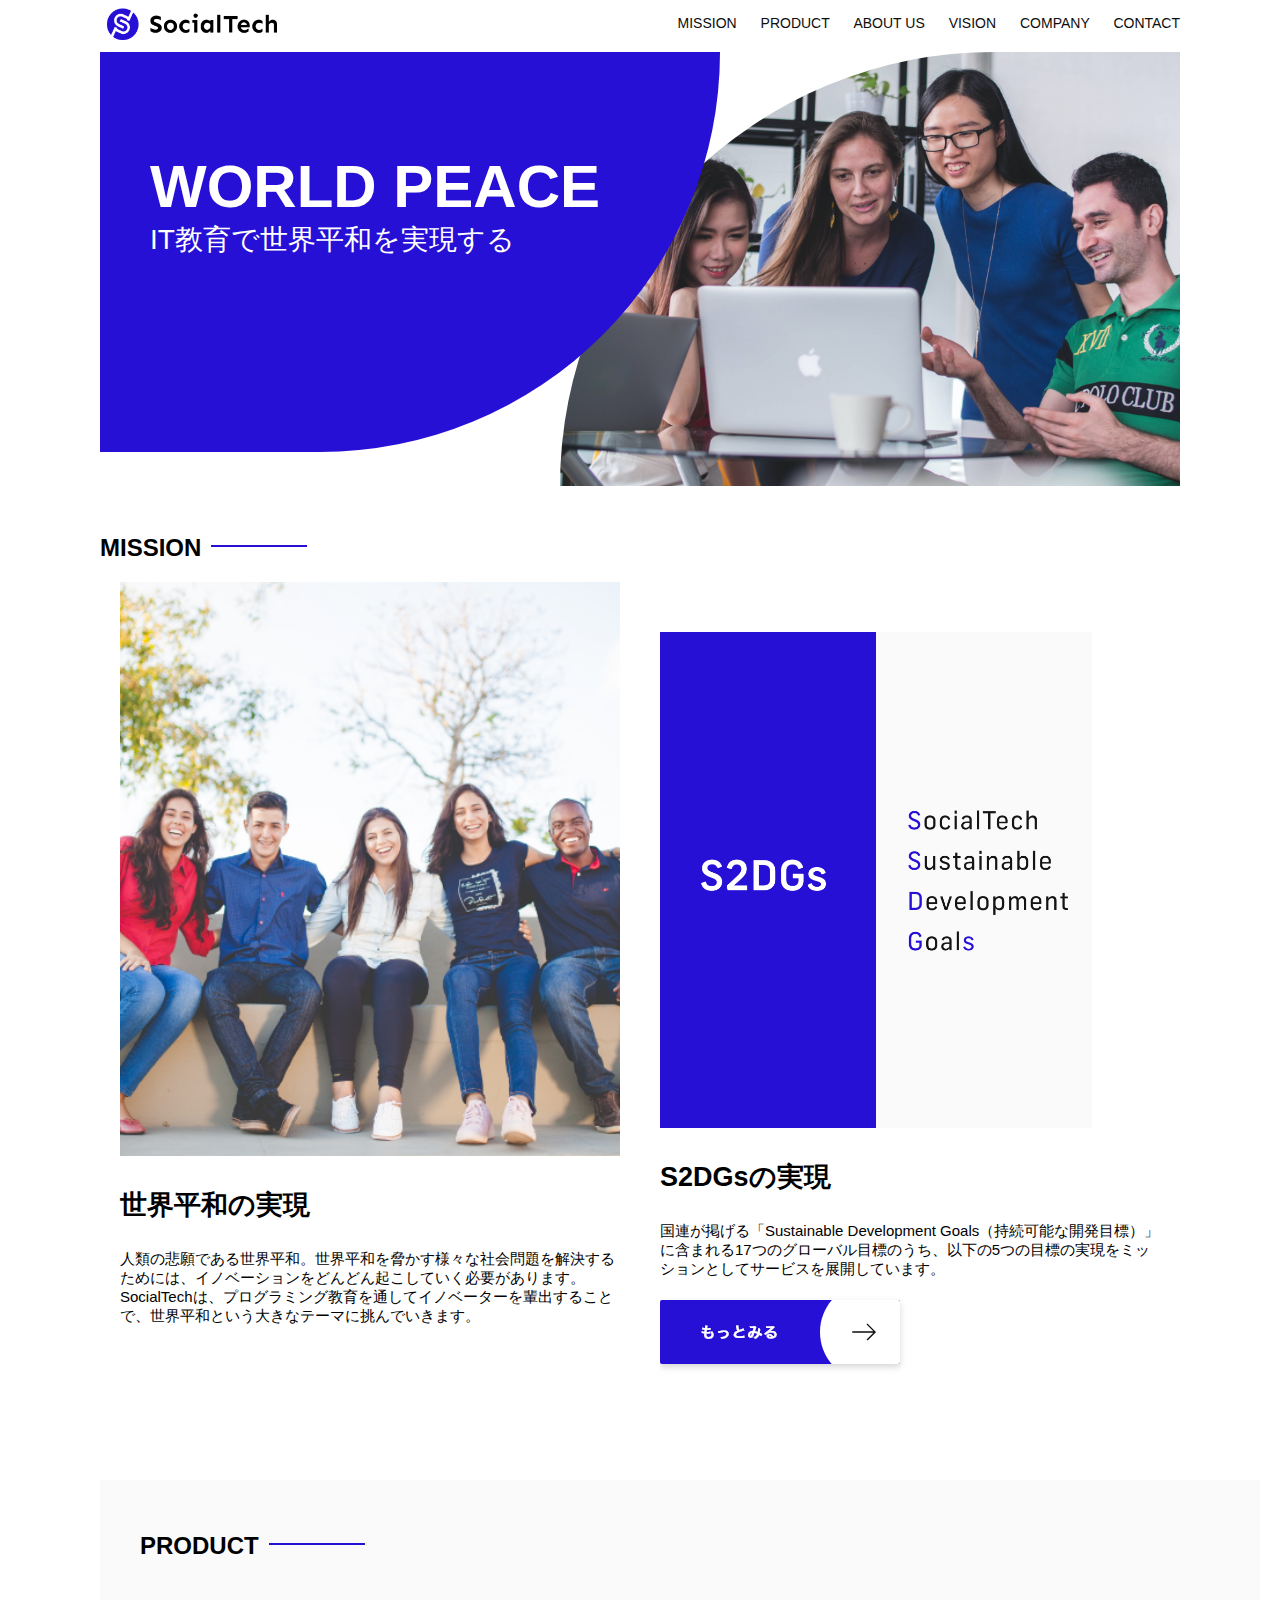
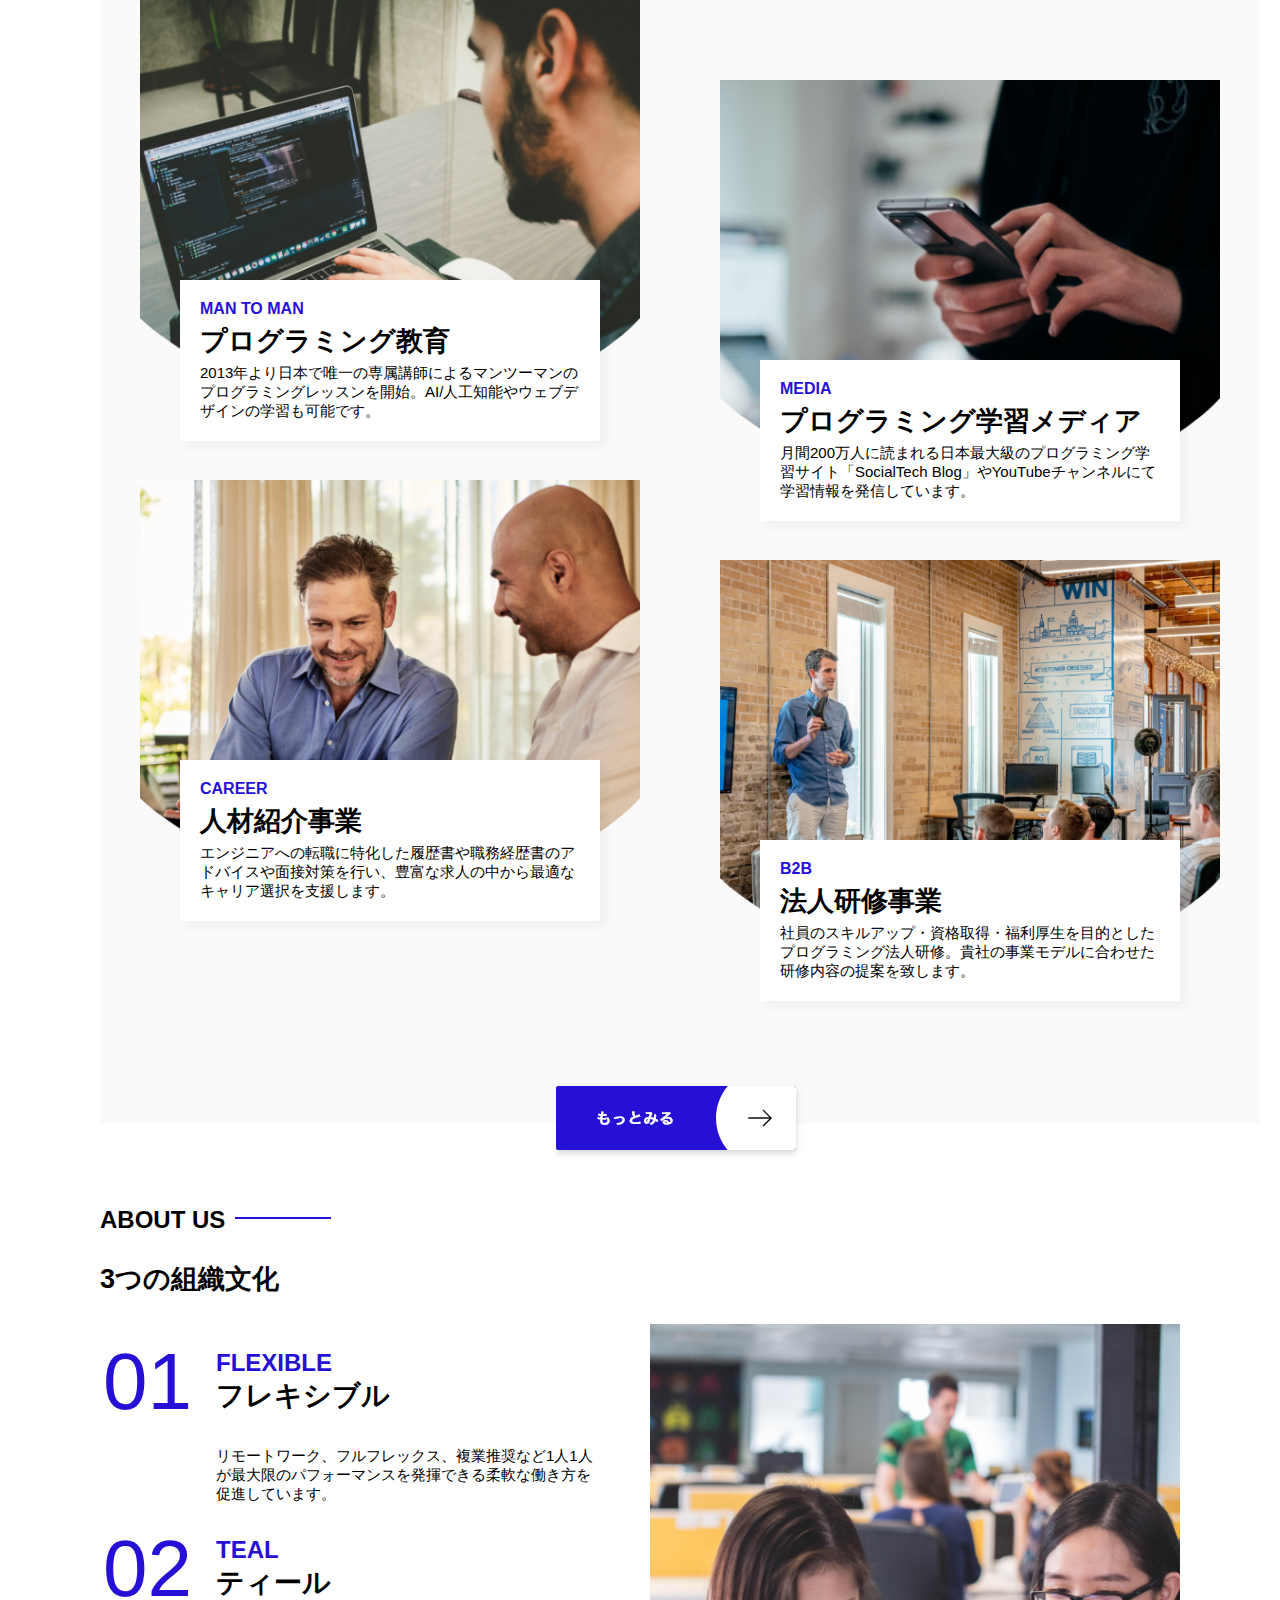
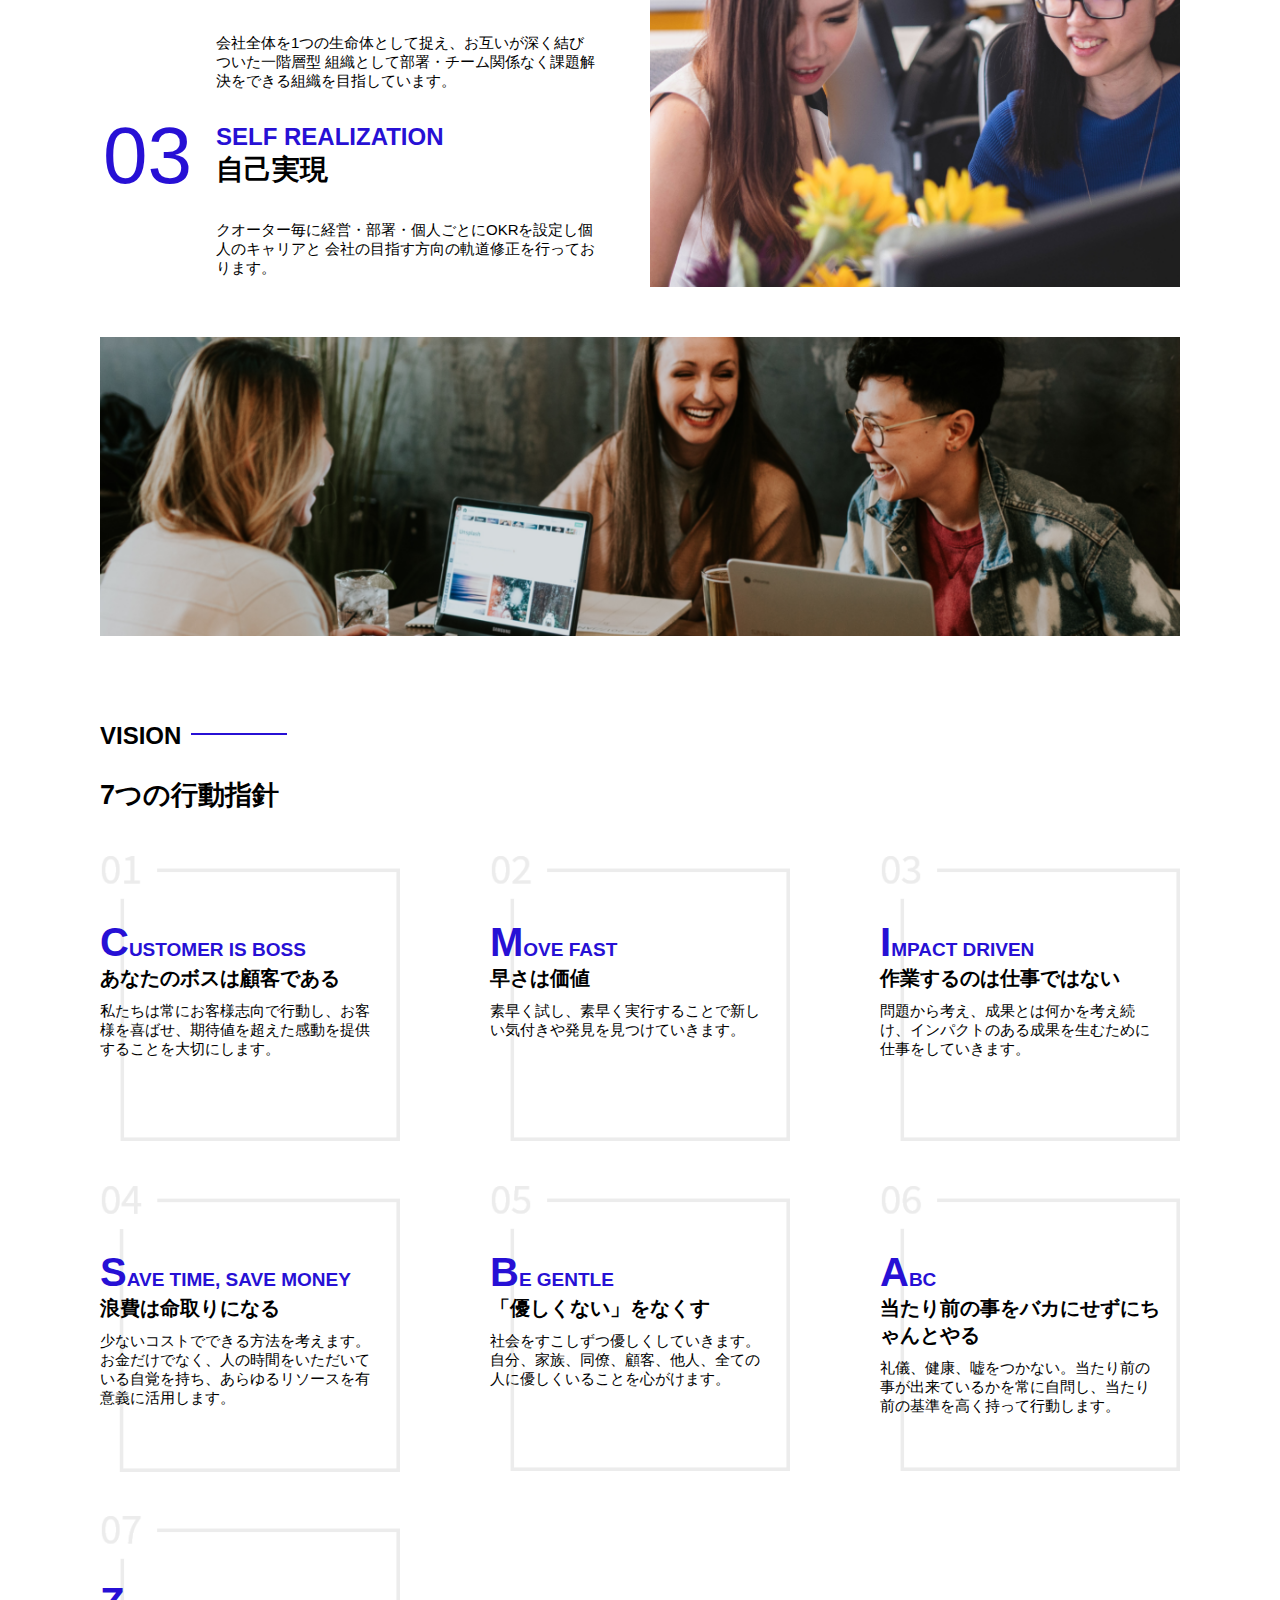
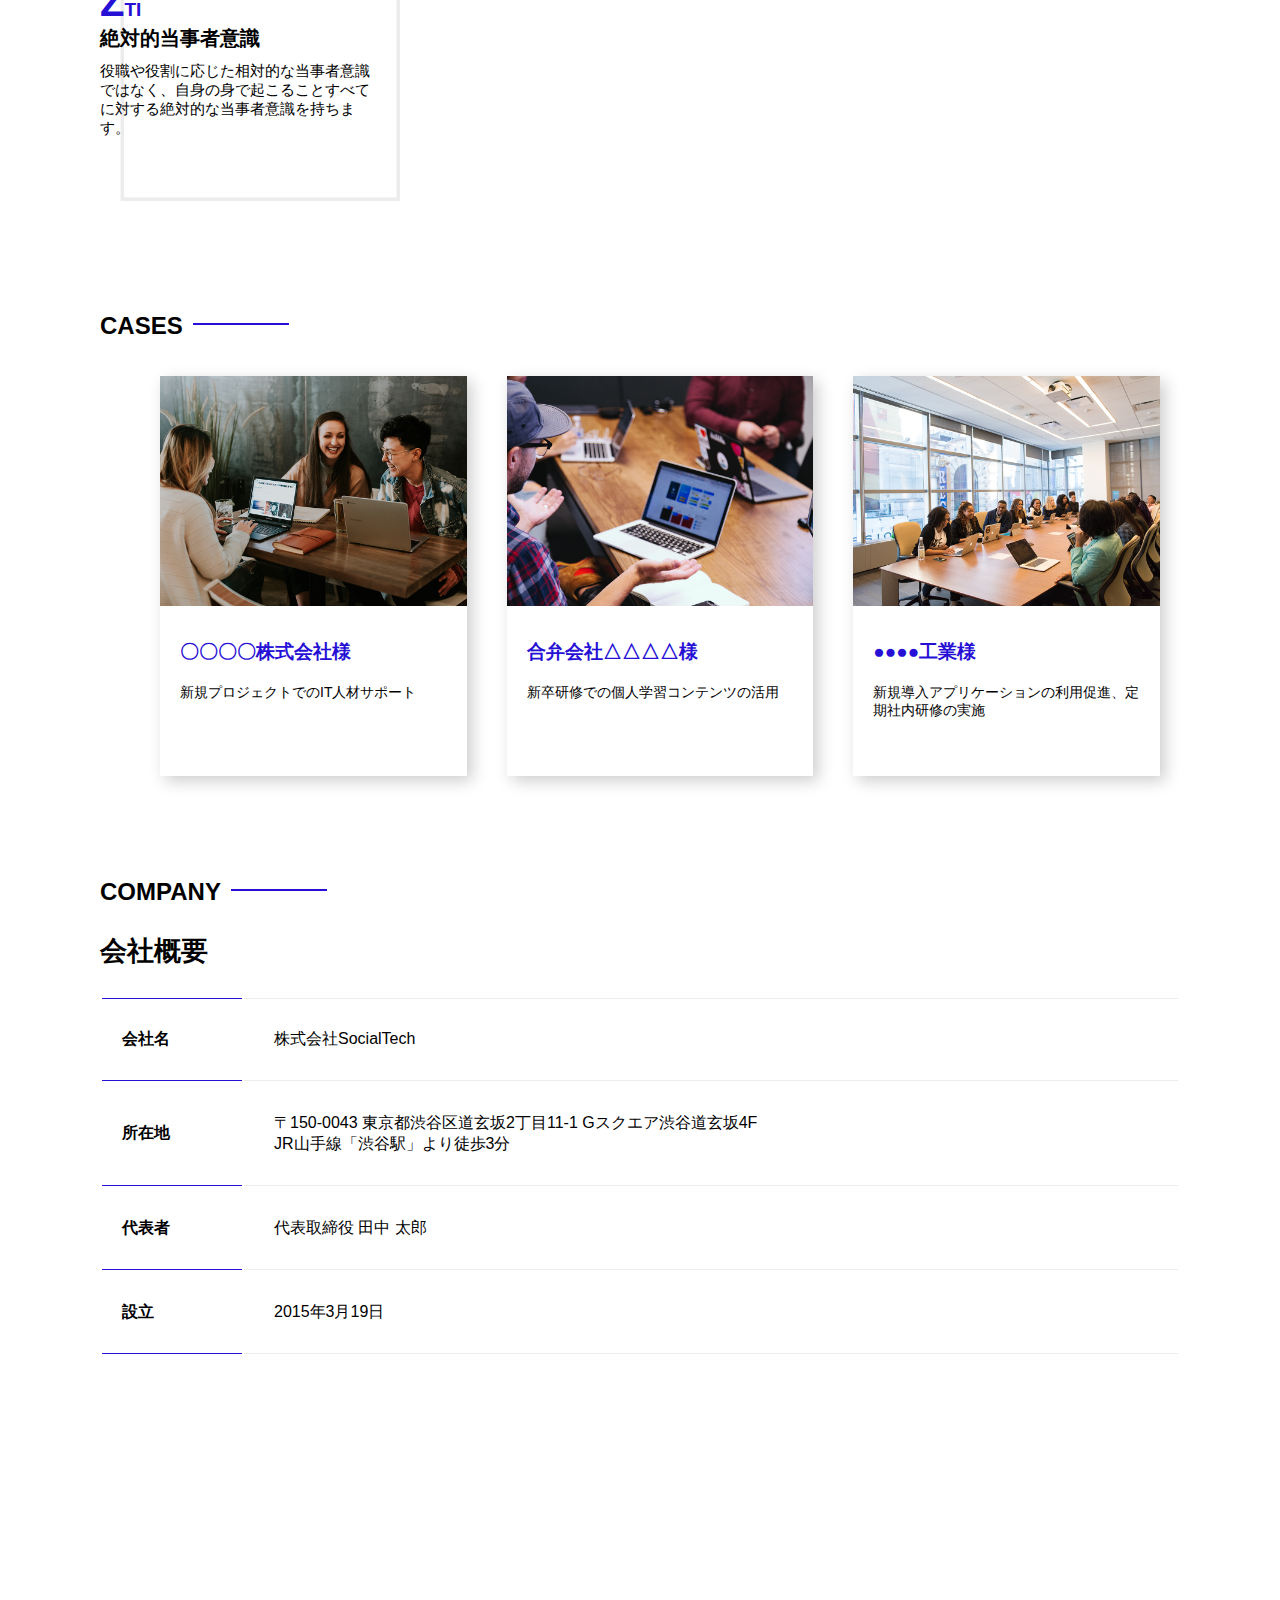
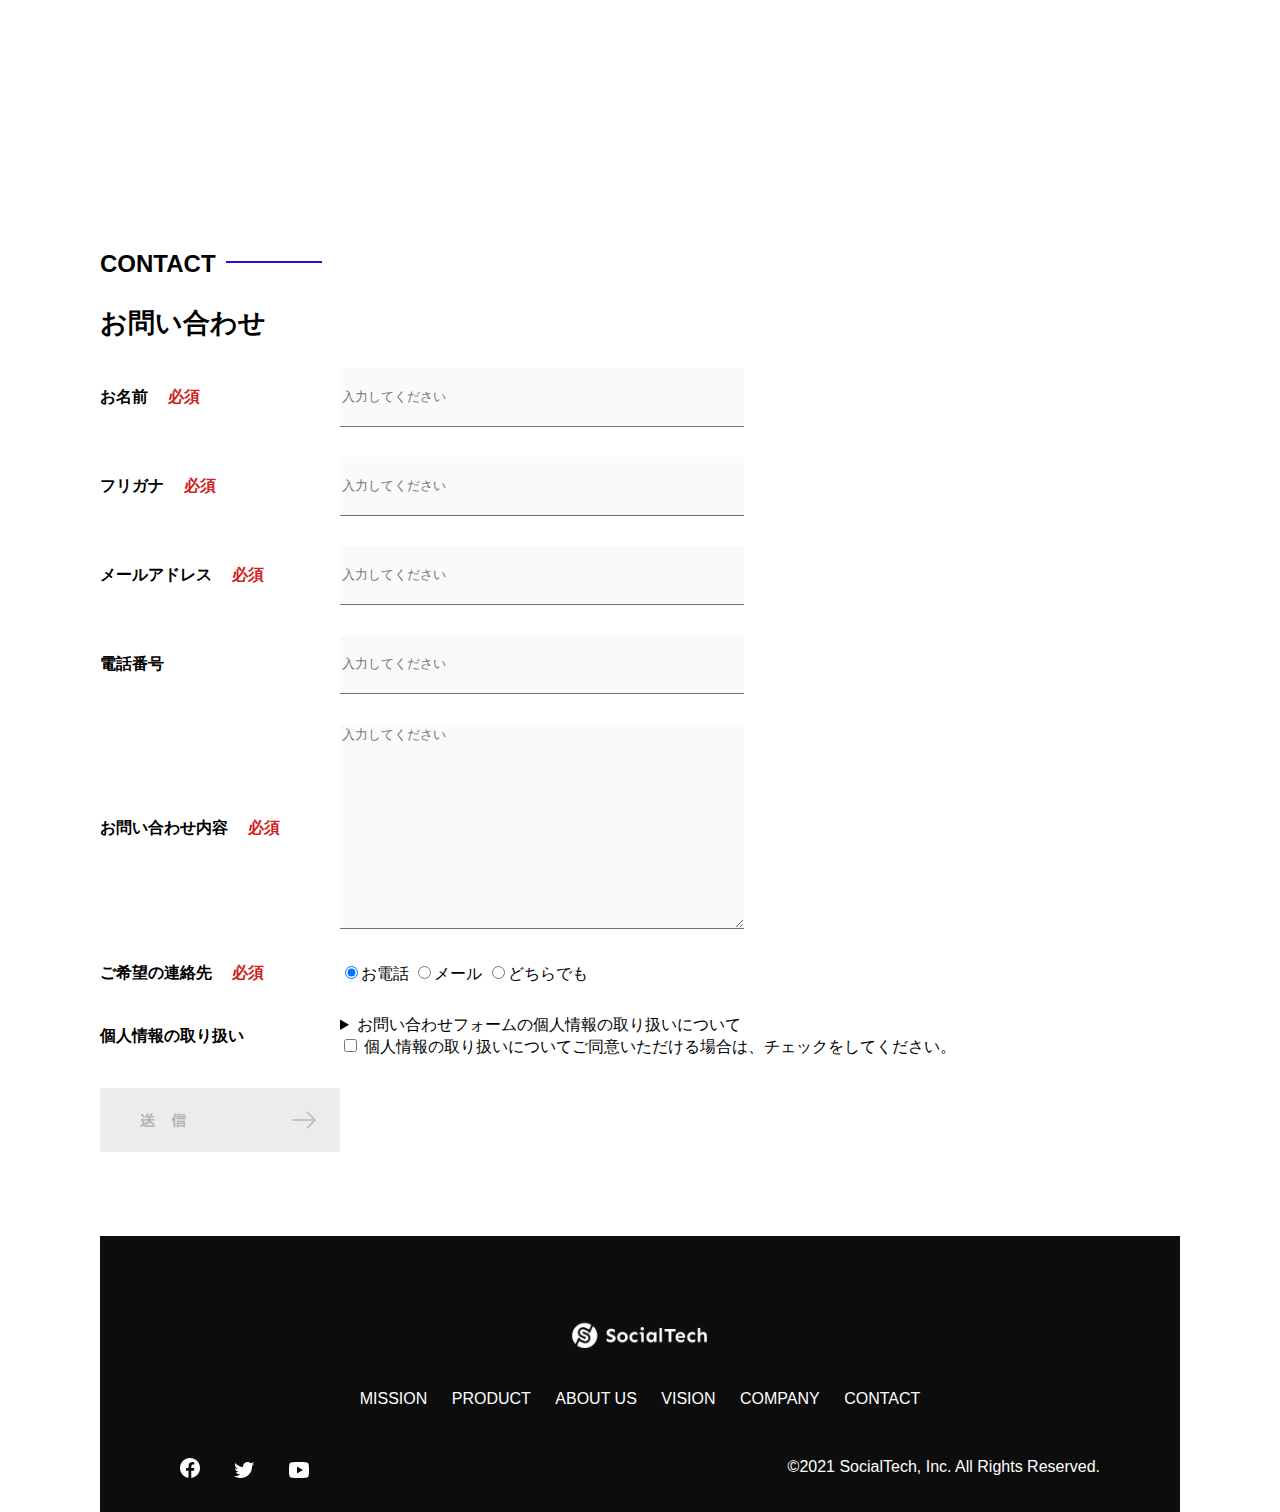
<file: kadai_012/index.html>
<!DOCTYPE html>
<html>
  <head>
    <title>SocialTech</title>
    <meta charset="UTF-8" />
    <meta
      name="description"
      content="SocialTechはEdTech業界のリーディングカンパニーを目指します。"
    />
    <meta name="viewport" content="width=device-width, initial-scale=1.0" />
    <link rel="stylesheet" href="style.css" />
  </head>
  <body>
    <!-- ヘッダー -->
    <header>
      <!-- ロゴ -->
      <a href="index.html" id="logo"
        ><img src="images/logo.png" alt="トップページに戻る"
      /></a>

      <!-- PC用ナビゲーション -->
      <nav id="nav-pc">
        <a href="mission.html">MISSION</a>
        <a href="product.html">PRODUCT</a>
        <a href="index.html#aboutus">ABOUT US</a>
        <a href="index.html#vision">VISION</a>
        <a href="index.html#company">COMPANY</a>
        <a href="index.html#contact">CONTACT</a>
      </nav>
    </header>
    <main>
      <article>
        <!-- メインビジュアル -->
        <section id="main-visual">
          <div id="main-message">
            <h1>WORLD PEACE</h1>
            <p>IT教育で世界平和を実現する</p>
          </div>
          <img
            src="images/index/index-main.png"
            alt="PCの周りに集まる多国籍の仲間たち"
          />
        </section>
        <!--ミッション-->
        <section id="mission">
          <h2 class="index-h2">MISSION</h2>
          <div id="mission-flex">
            <div>
              <img
                id="mission-photo"
                src="images/index/index-mission.png"
                alt="屋外のベンチで写真を撮影する多国籍の仲間たち"
              />
              <h3>世界平和の実現</h3>
              <p>
                人類の悲願である世界平和。世界平和を脅かす様々な社会問題を解決するためには、イノベーションをどんどん起こしていく必要があります。SocialTechは、プログラミング教育を通してイノベーターを輩出することで、世界平和という大きなテーマに挑んでいきます。
              </p>
            </div>
            <div>
              <img id="s2dgs" src="images/index/s2dgs.png" alt="S2DGs" />
              <h3>S2DGsの実現</h3>
              <p>
                国連が掲げる「Sustainable Development
                Goals（持続可能な開発目標）」に含まれる17つのグローバル目標のうち、以下の5つの目標の実現をミッションとしてサービスを展開しています。
              </p>
              <a href="mission.html">
                <img src="images/button-more.png" alt="もっとみる" />
              </a>
            </div>
          </div>
        </section>
        <!-- プロダクト -->
        <section id="product">
          <h2 class="index-h2">PRODUCT</h2>
          <div>
            <div id="product-left">
              <div>
                <img
                  class="product-photo"
                  src="images/index/index-mantoman.png"
                  alt="PCでコードを書く男性"
                />
                <div class="product-explain">
                  <span>MAN TO MAN</span>
                  <h3>プログラミング教育</h3>
                  <p>
                    2013年より日本で唯一の専属講師によるマンツーマンのプログラミングレッスンを開始。AI/人工知能やウェブデザインの学習も可能です。
                  </p>
                </div>
              </div>
              <div>
                <img
                  class="product-photo"
                  src="images/index/index-career.png"
                  alt="笑顔で話し合う2人の男性"
                />
                <div class="product-explain">
                  <span>CAREER</span>
                  <h3>人材紹介事業</h3>
                  <p>
                    エンジニアへの転職に特化した履歴書や職務経歴書のアドバイスや面接対策を行い、豊富な求人の中から最適なキャリア選択を支援します。
                  </p>
                </div>
              </div>
            </div>
            <div id="product-right">
              <div>
                <img
                  class="product-photo"
                  src="images/index/index-media.png"
                  alt="スマートフォンを操作する人"
                />
                <div class="product-explain">
                  <span>MEDIA</span>
                  <h3>プログラミング学習メディア</h3>
                  <p>
                    月間200万人に読まれる日本最大級のプログラミング学習サイト「SocialTech
                    Blog」やYouTubeチャンネルにて学習情報を発信しています。
                  </p>
                </div>
              </div>
              <div>
                <img
                  class="product-photo"
                  src="images/index/index-b2b.png"
                  alt="講演中の男性とそれを聴く人々"
                />
                <div class="product-explain">
                  <span>B2B</span>
                  <h3>法人研修事業</h3>
                  <p>
                    社員のスキルアップ・資格取得・福利厚生を目的としたプログラミング法人研修。貴社の事業モデルに合わせた研修内容の提案を致します。
                  </p>
                </div>
              </div>
            </div>
          </div>
          <div>
            <a id="product-more" href="product.html">
              <img src="images/button-more.png" alt="もっとみる" />
            </a>
          </div>
        </section>
        <!---ABOUT US-->
        <section id="aboutus">
          <h2 class="index-h2">ABOUT US</h2>
          <h3>3つの組織文化</h3>
          <div>
            <table class="culture-table">
              <tr>
                <td>
                  <span class="culture-num">01</span>
                </td>
                <td>
                  <span class="culture-en">FLEXIBLE</span>
                  <span class="culture-jp">フレキシブル</span>
                </td>
              </tr>
              <tr>
                <td>
                  <!--空のセル-->
                </td>
                <td>
                  <p class="culture-description">
                    リモートワーク、フルフレックス、複業推奨など1人1人が最大限のパフォーマンスを発揮できる柔軟な働き方を促進しています。
                  </p>
                </td>
              </tr>
              <tr>
                <td>
                  <span class="culture-num">02</span>
                </td>
                <td>
                  <span class="culture-en">TEAL</span>
                  <span class="culture-jp">ティール</span>
                </td>
              </tr>
              <tr>
                <td>
                  <!--空のセル-->
                </td>
                <td>
                  <p class="culture-description">
                    会社全体を1つの生命体として捉え、お互いが深く結びついた一階層型
                    組織として部署・チーム関係なく課題解決をできる組織を目指しています。
                  </p>
                </td>
              </tr>
              <tr>
                <td>
                  <span class="culture-num">03</span>
                </td>
                <td>
                  <span class="culture-en">SELF REALIZATION</span>
                  <span class="culture-jp">自己実現</span>
                </td>
              </tr>
              <tr>
                <td>
                  <!--空のセル-->
                </td>
                <td>
                  <p class="culture-description">
                    クオーター毎に経営・部署・個人ごとにOKRを設定し個人のキャリアと
                    会社の目指す方向の軌道修正を行っております。
                  </p>
                </td>
              </tr>
            </table>
            <img
              class="culture-img"
              src="images/index/index-aboutus1.png"
              alt="笑顔で話し合う2人の女性"
            />
          </div>
          <img
            class="culture-img2"
            src="images/index/index-aboutus2.png"
            alt="笑顔で話し合う3人の男女"
          />
        </section>
        <!-- VISION -->
        <section id="vision">
          <h2 class="index-h2">VISION</h2>
          <h3>7つの行動指針</h3>
          <div>
            <div class="vision-box">
              <img src="images/index/vision-01.png" alt="01" />
              <span>
                <h4>CUSTOMER IS BOSS</h4>
                <h5>あなたのボスは顧客である</h5>
                <p>
                  私たちは常にお客様志向で行動し、お客様を喜ばせ、期待値を超えた感動を提供することを大切にします。
                </p>
              </span>
            </div>
            <div class="vision-box">
              <img src="images/index/vision-02.png" alt="02" />
              <span>
                <h4>MOVE FAST</h4>
                <h5>早さは価値</h5>
                <p>
                  素早く試し、素早く実行することで新しい気付きや発見を見つけていきます。
                </p>
              </span>
            </div>
            <div class="vision-box">
              <img src="images/index/vision-03.png" alt="03" />
              <span>
                <h4>IMPACT DRIVEN</h4>
                <h5>作業するのは仕事ではない</h5>
                <p>
                  問題から考え、成果とは何かを考え続け、インパクトのある成果を生むために仕事をしていきます。
                </p>
              </span>
            </div>
            <div class="vision-box">
              <img src="images/index/vision-04.png" alt="04" />
              <span>
                <h4>SAVE TIME, SAVE MONEY</h4>
                <h5>浪費は命取りになる</h5>
                <p>
                  少ないコストでできる方法を考えます。お金だけでなく、人の時間をいただいている自覚を持ち、あらゆるリソースを有意義に活用します。
                </p>
              </span>
            </div>
            <div class="vision-box">
              <img src="images/index/vision-05.png" alt="05" />
              <span>
                <h4>BE GENTLE</h4>
                <h5>「優しくない」をなくす</h5>
                <p>
                  社会をすこしずつ優しくしていきます。自分、家族、同僚、顧客、他人、全ての人に優しくいることを心がけます。
                </p>
              </span>
            </div>
            <div class="vision-box">
              <img src="images/index/vision-06.png" alt="06" />
              <span>
                <h4>ABC</h4>
                <h5>当たり前の事をバカにせずにちゃんとやる</h5>
                <p>
                  礼儀、健康、嘘をつかない。当たり前の事が出来ているかを常に自問し、当たり前の基準を高く持って行動します。
                </p>
              </span>
            </div>
            <div class="vision-box">
              <img src="images/index/vision-07.png" alt="07" />
              <span>
                <h4>ZTI</h4>
                <h5>絶対的当事者意識</h5>
                <p>
                  役職や役割に応じた相対的な当事者意識ではなく、自身の身で起こることすべてに対する絶対的な当事者意識を持ちます。
                </p>
              </span>
            </div>
          </div>
        </section>
        <!-- CASES -->
        <section id="cases">
          <h2 class="index-h2">CASES</h2>
          <ul>
            <li class="case-card">
              <img class="case-img" src="images/index/case-1.png" alt="仲良く語り合う3人">
              <div class="case-info">
                <h3 class="case-name">〇〇〇〇株式会社様</h3>
                <p class="case-content">新規プロジェクトでのIT人材サポート</p>
              </div>
            </li>
            <li class="case-card">
              <img class="case-img" src="images/index/case-2.png" alt="PCでコンテンツを見る">
              <div class="case-info">
                <h3 class="case-name">合弁会社△△△△様</h3>
                <p class="case-content">新卒研修での個人学習コンテンツの活用</p>
              </div>
            </li>
            <li class="case-card">
              <img class="case-img" src="images/index/case-3.png" alt="社内研修中の会議室">
              <div class="case-info">
                <h3 class="case-name">●●●●工業様</h3>
                <p class="case-content">新規導入アプリケーションの利用促進、定期社内研修の実施</p>
              </div>
            </li>
          </ul>
        </section>
        <!-- COMPANY -->
        <section id="company">
          <h2 class="index-h2">COMPANY</h2>
          <h3>会社概要</h3>
          <table id="company-table">
            <tr>
              <th class="tableheader-first">会社名</th>
              <td class="cell-first">株式会社SocialTech</td>
            </tr>
            <tr>
              <th class="tableheader">所在地</th>
              <td class="cell">
                〒150-0043 東京都渋谷区道玄坂2丁目11-1 Gスクエア渋谷道玄坂4F<br />JR山手線「渋谷駅」より徒歩3分
              </td>
            </tr>
            <tr>
              <th class="tableheader">代表者</th>
              <td class="cell">代表取締役 田中 太郎</td>
            </tr>
            <tr>
              <th class="tableheader">設立</th>
              <td class="cell">2015年3月19日</td>
            </tr>
          </table>
          <iframe
            src="https://www.google.com/maps/embed?pb=!1m18!1m12!1m3!1d3241.7759544892483!2d139.69399665123464!3d35.65789123876098!2m3!1f0!2f0!3f0!3m2!1i1024!2i768!4f13.1!3m3!1m2!1s0x60188caa0042e8d1%3A0xba130bea826a7aa2!2z44CSMTUwLTAwNDMg5p2x5Lqs6YO95riL6LC35Yy66YGT546E5Z2C77yS5LiB55uu77yR77yR4oiS77yR!5e0!3m2!1sja!2sjp!4v1636872991912!5m2!1sja!2sjp"
            style="border: 0"
            allowfullscreen=""
            loading="lazy"
          >
          </iframe>
        </section>
        <!-- お問い合わせフォーム -->
        <section id="contact">
          <h2 class="index-h2">CONTACT</h2>
          <h3>お問い合わせ</h3>
          <form>
            <div>
              <div class="contact-heading">
                <label class="contact-label"
                  >お名前<span class="contact-span">必須</span></label
                >
              </div>
              <div class="contact-form">
                <input
                  type="text"
                  name="name"
                  placeholder="入力してください"
                  class="contact-textbox"
                />
              </div>
            </div>
            <div>
              <div class="contact-heading">
                <label class="contact-label"
                  >フリガナ<span class="contact-span">必須</span></label
                >
              </div>
              <div>
                <input
                  type="text"
                  name="hurigana"
                  placeholder="入力してください"
                  class="contact-textbox"
                />
              </div>
            </div>
            <div>
              <div class="contact-heading">
                <label class="contact-label"
                  >メールアドレス<span class="contact-span">必須</span></label
                >
              </div>
              <div>
                <input
                  type="text"
                  name="email"
                  placeholder="入力してください"
                  class="contact-textbox"
                />
              </div>
            </div>
            <div>
              <div class="contact-heading">
                <label class="contact-label">電話番号</label>
              </div>
              <div>
                <input
                  type="text"
                  name="tel"
                  placeholder="入力してください"
                  class="contact-textbox"
                />
              </div>
            </div>
            <div>
              <div class="contact-heading">
                <label class="contact-label"
                  >お問い合わせ内容<span class="contact-span">必須</span></label
                >
              </div>
              <div>
                <textarea
                  class="contact-textarea"
                  placeholder="入力してください"
                  name="message"
                ></textarea>
              </div>
            </div>
            <div>
              <div class="contact-heading">
                <label class="contact-label"
                  >ご希望の連絡先<span class="contact-span">必須</span></label
                >
              </div>
              <div>
                <input
                  class="radiobutton"
                  type="radio"
                  value="tel"
                  name="contact"
                  checked
                /><label>お電話</label>
                <input
                  class="radiobutton"
                  type="radio"
                  value="mail"
                  name="contact"
                /><label>メール</label>
                <input
                  class="radiobutton"
                  type="radio"
                  value="both"
                  name="contact"
                /><label>どちらでも</label>
              </div>
            </div>
            <div>
              <div class="contact-heading">
                <label class="contact-label">個人情報の取り扱い</label>
              </div>
              <div>
                <details>
                  <summary>
                    お問い合わせフォームの個人情報の取り扱いについて
                  </summary>
                  <div>
                    <span>１．組織の名称又は氏名</span><br />
                    株式会社SocialTech<br /><br />
                    <span
                      >２．個人情報保護管理者（若しくはその代理人）の氏名又は職名、所属及び連絡先
                      鈴木 一郎 コーポレート部</span
                    ><br />
                    メールアドレス：support@socialtech.net<br />
                    TEL：03-xxxx-xxxx<br />
                    <span>３．個人情報の利用目的</span><br />
                    ・本サービス及び本サービスに関連する情報の提供又はそれらに関する連絡のため<br />
                    ・ユーザーの本人確認のため<br />
                    ・当社サービスのご案内のため<br />
                    ・当社の商品等の広告または宣伝（電子メールによるものを含むものとします。）<br /><br />
                    <span>４．個人情報の取り扱い業務の委託</span><br />
                    個人情報の取扱業務の全部または一部を外部に業務委託する場合があります。<br />
                    その際、弊社は、個人情報を適切に保護できる管理体制を敷き実行していることを条件として<br />
                    委託先を厳選したうえで、機密保持契約を委託先と締結し、お客様の個人情報を厳密に管理させます。<br /><br />
                    <span>５．個人情報の開示等の請求</span><br />
                    お客様は、弊社に対してご自身の個人情報の開示等（利用目的の通知、開示、内容の訂正・追加・削除、利用の停止または消去、第三者への提供の停止）に関して、当社問合わせ窓口に申し出ることができます。<br />
                    その際、弊社はお客様ご本人を確認させていただいたうえで、合理的な期間内に対応いたします。<br /><br />
                    なお、個人情報に関する弊社問合わせ先は、次の通りです。<br /><br />
                    株式会社SocialTech　個人情報問合せ窓口<br />
                    〒150-0043　東京都渋谷区道玄坂2丁目11-1 Ｇスクエア渋谷道玄坂
                    4F<br />
                    メールアドレス：support@socialtech.net　TEL：03-xxxx-xxxx<br /><br />
                    <span>６．個人情報を提供されることの任意性について</span
                    ><br /><br />
                    お客様がご自身の個人情報を弊社に提供されるか否かは、お客様のご判断によりますが、もしご提供されない場合には、適切なサービスが提供できない場合がありますので予めご了承ください。
                  </div>
                </details>
                <input type="checkbox" name="agree" />
                <span
                  >個人情報の取り扱いについてご同意いただける場合は、チェックをしてください。</span
                >
              </div>
            </div>
            <input
              type="image"
              value="Submit"
              src="images/button-submit.png"
              alt="送信する"
            />
          </form>
        </section>
      </article>
      <footer>
        <div id="footer-logo">
          <img src="images/logo-sp.png" alt="SocialTech" />
        </div>
        <div id="footer-link">
          <a href="mission.html">MISSION</a>
          <a href="product.html">PRODUCT</a>
          <a href="index.html#aboutus">ABOUT US</a>
          <a href="index.html#vision">VISION</a>
          <a href="index.html#company">COMPANY</a>
          <a href="index.html#contact">CONTACT</a>
        </div>
        <div id="sns-footer">
          <a href="https://www.facebook.com/sejuku2013"
            ><img src="images/button-facebook.png" alt="Facebookのリンク"
          /></a>
          <a href="https://twitter.com/samuraijuku"
            ><img src="images/button-twitter.png" alt="Twitterのリンク"
          /></a>
          <a href="https://www.youtube.com/channel/UCCFOQO5aDK0xXam4cUQXT8g"
            ><img src="images/button-youtube.png" alt="YouTubeのリンク"
          /></a>
          <span id="copyright"
            >&copy;2021 SocialTech, Inc. All Rights Reserved.
          </span>
        </div>
      </footer>
    </main>
  </body>
</html>
</file>
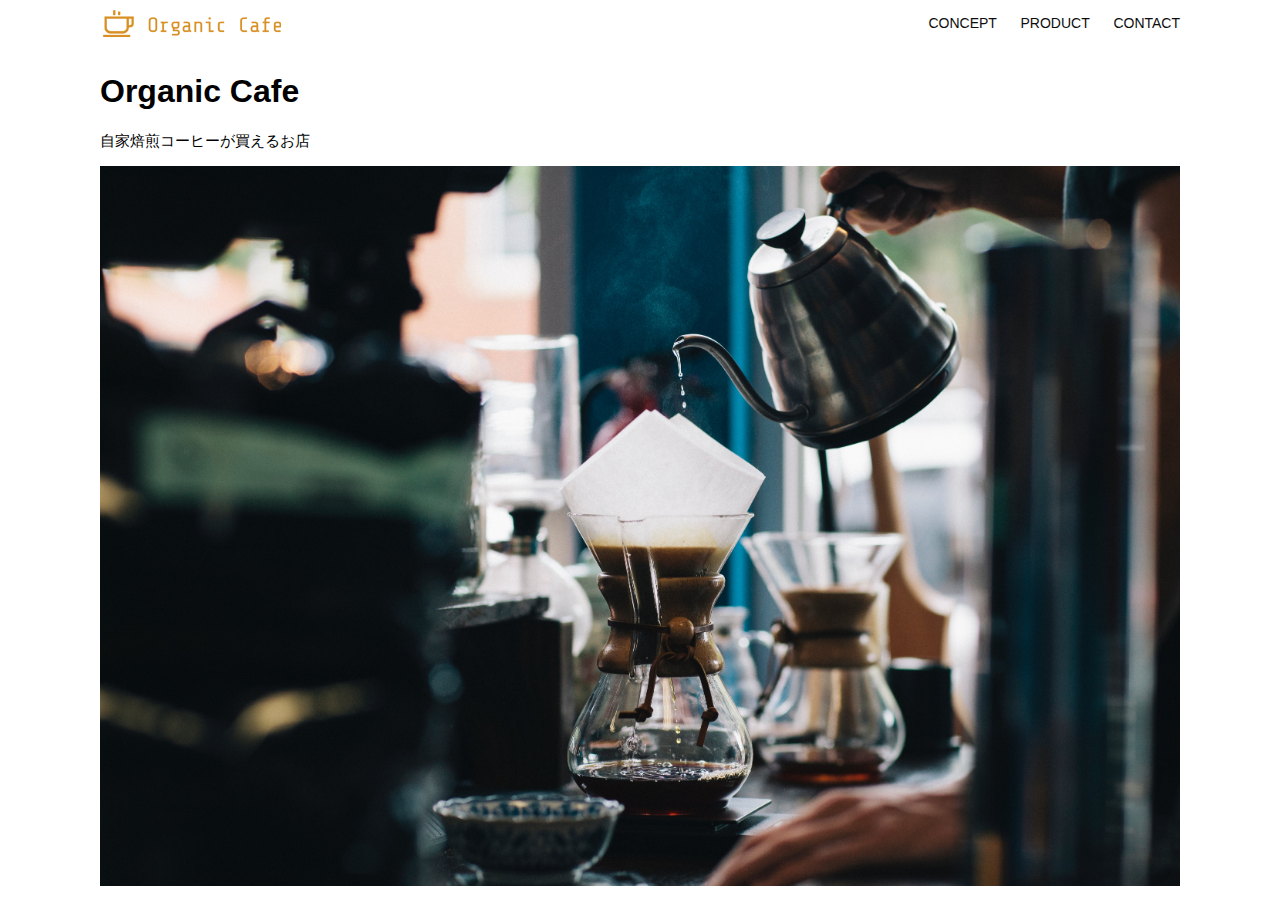
<file: kadai_013/index.html>
<!DOCTYPE html>
<html>
  <head>
    <title>Organic Cafe</title>
    <meta charset="UTF-8" />
    <meta
      name="description"
      content="自家焙煎のコーヒーがお家で楽しめるOrganic Cafe"
    />
    <meta name="viewport" content="width=device-width, initial-scale=1.0" />
    <link rel="stylesheet" href="style.css" />
  </head>
  <body>
    <!-- ヘッダー -->
    <header>
      <!-- ロゴ -->
      <a href="index.html" id="logo"
        ><img src="images/logo.png" alt="トップページに戻る"
      /></a>

      <!-- PC用ナビゲーション -->
      <nav id="nav-pc">
        <a href="index.html#concept">CONCEPT</a>
        <a href="index.html#product">PRODUCT</a>
        <a href="index.html#contact">CONTACT</a>
      </nav>
      <!-- SP用ナビゲーション -->
       <img id="menu-sp" src="images/button-menu.png" alt="ナビゲーションを開く" onclick="document.getElementById('nav-sp').style.display = 'block'">
       <nav id="nav-sp">
        <img id="close" src="images/button-close.png" alt="ナビゲーションを閉じる" onclick="document.getElementById('nav-sp').style.display = 'block'">
        <a id="logo-sp" href="index.html" onclick="document.getElementById('nav-sp').style.display = 'none'">
          <img src="images/logo-sp.png" alt="トップページに戻る">
        </a>
        <a class="menu" href="index.html#concept" onclick="document.getElementById('nav-sp').style.display = 'none'">CONCEPT</a>
        <a class="menu" href="index.html#product" onclick="document.getElementById('nav-sp').style.display = 'none'">PRODUCT</a>
        <a class="menu" href="index.html#contact" onclick="document.getElementById('nav-sp').style.display = 'none'">CONTACT</a>
        
       </nav>
    </header>
    <main>
      <article>
        <!-- メインビジュアル -->
        <section id="main-visual">
          <div id="main-message">
            <h1>Organic Cafe</h1>
            <p>自家焙煎コーヒーが買えるお店</p>
          </div>
          <img
            src="images/main-image.jpg"
            alt="コーヒーをハンドドリップで淹れる画像"
          />
        </section>
      </article>
    </main>
  </body>
</html>
</file>
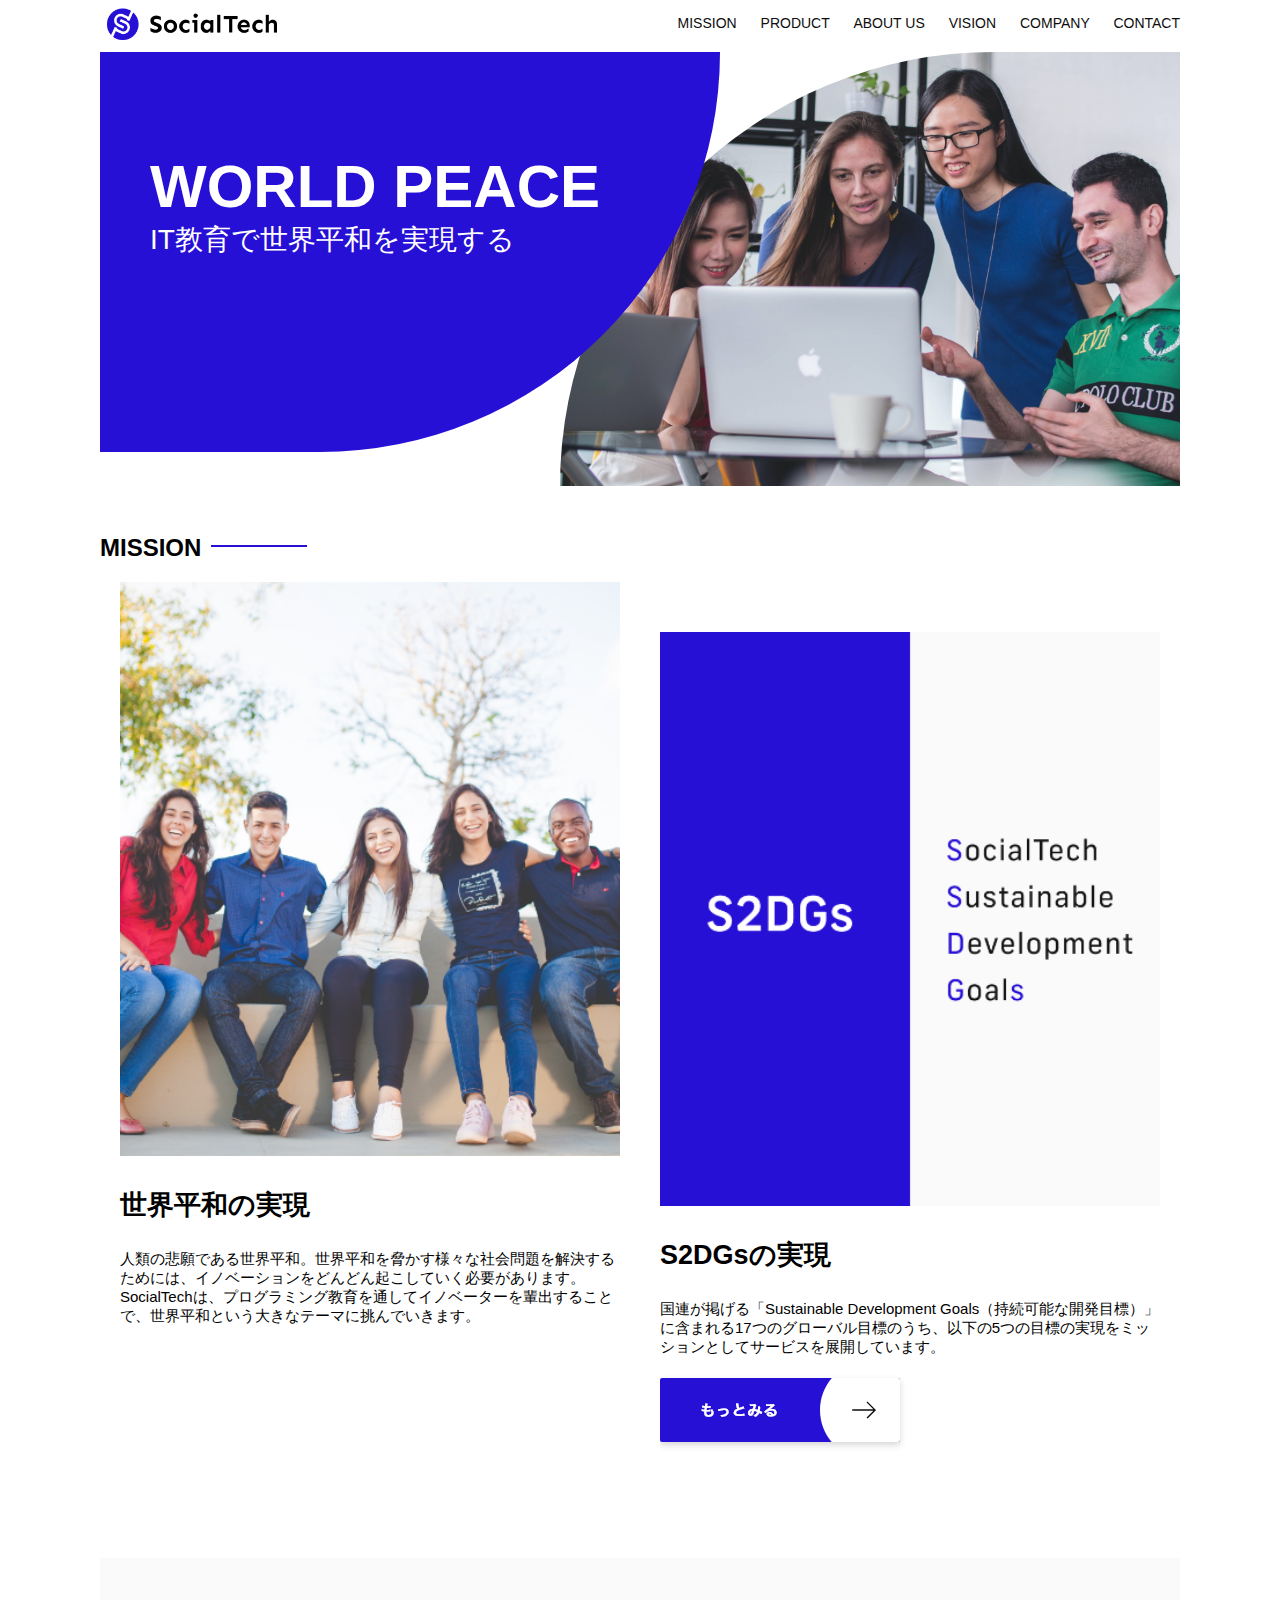
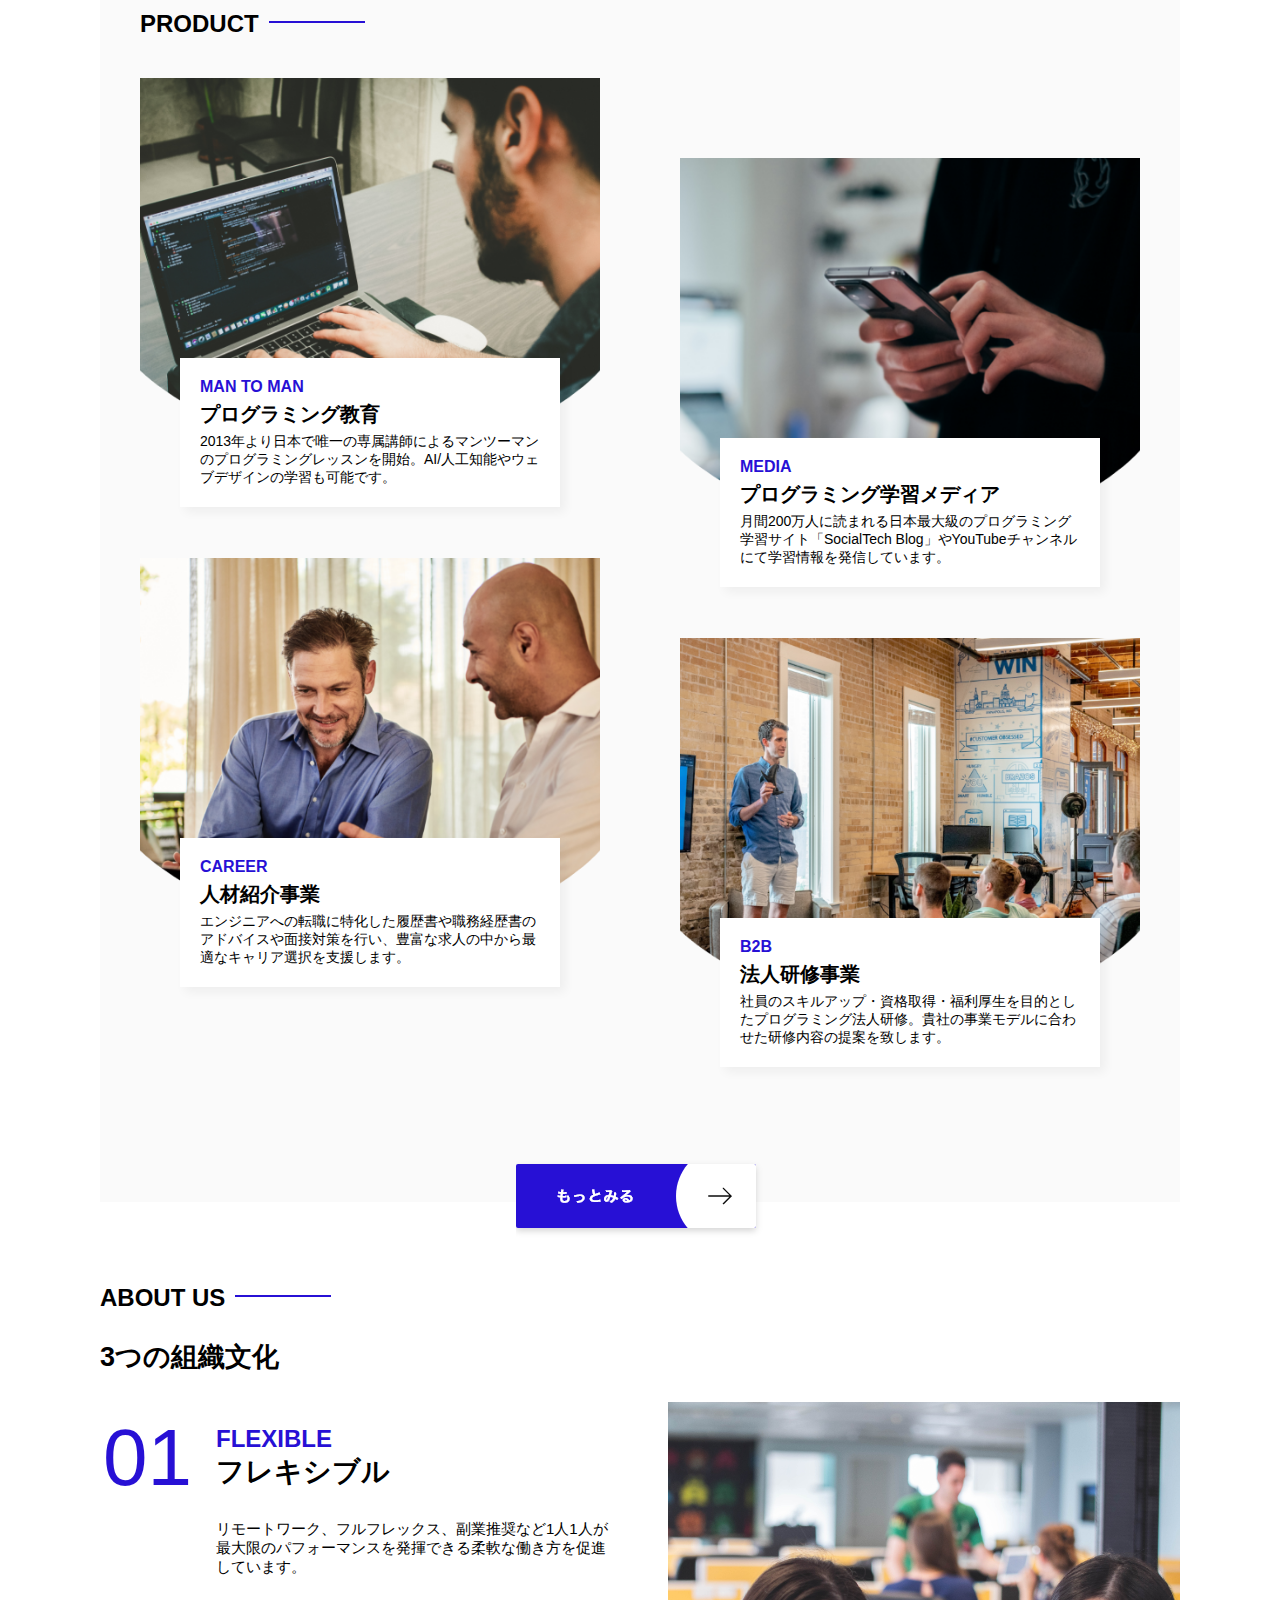
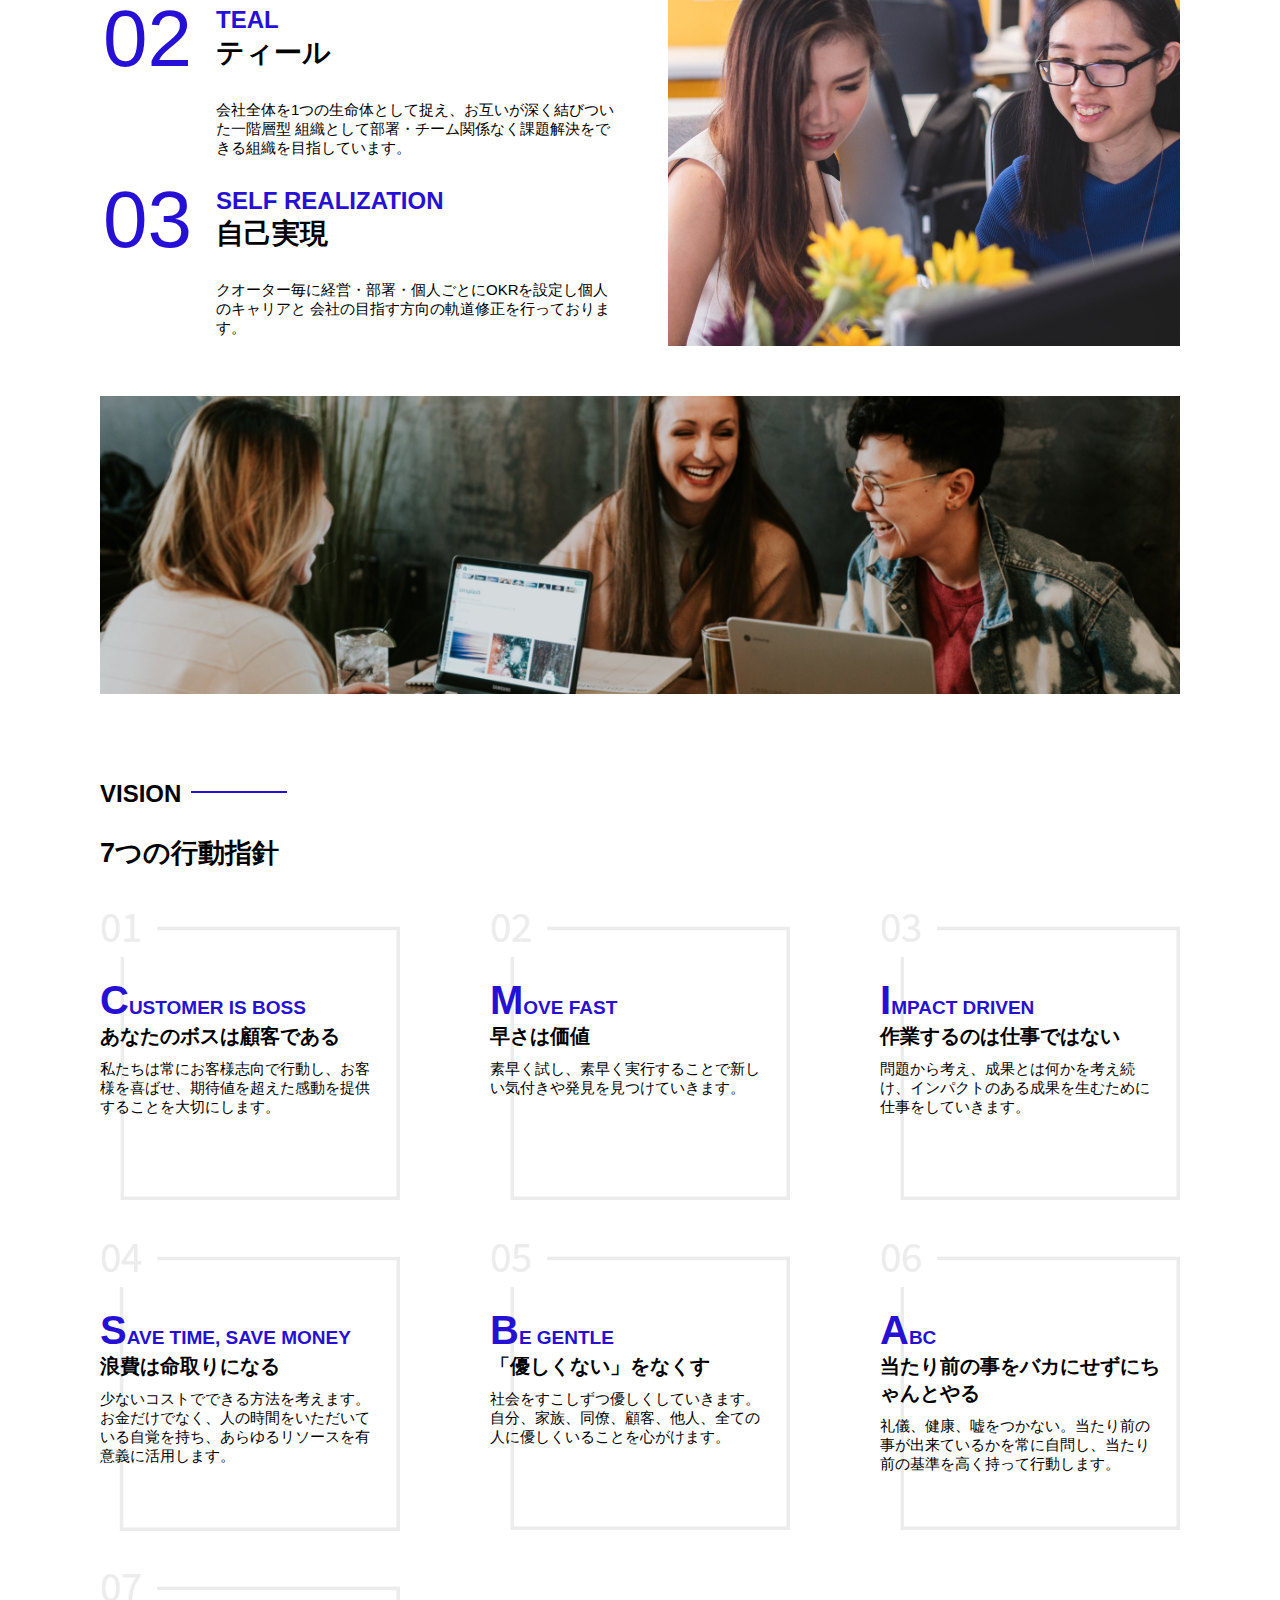
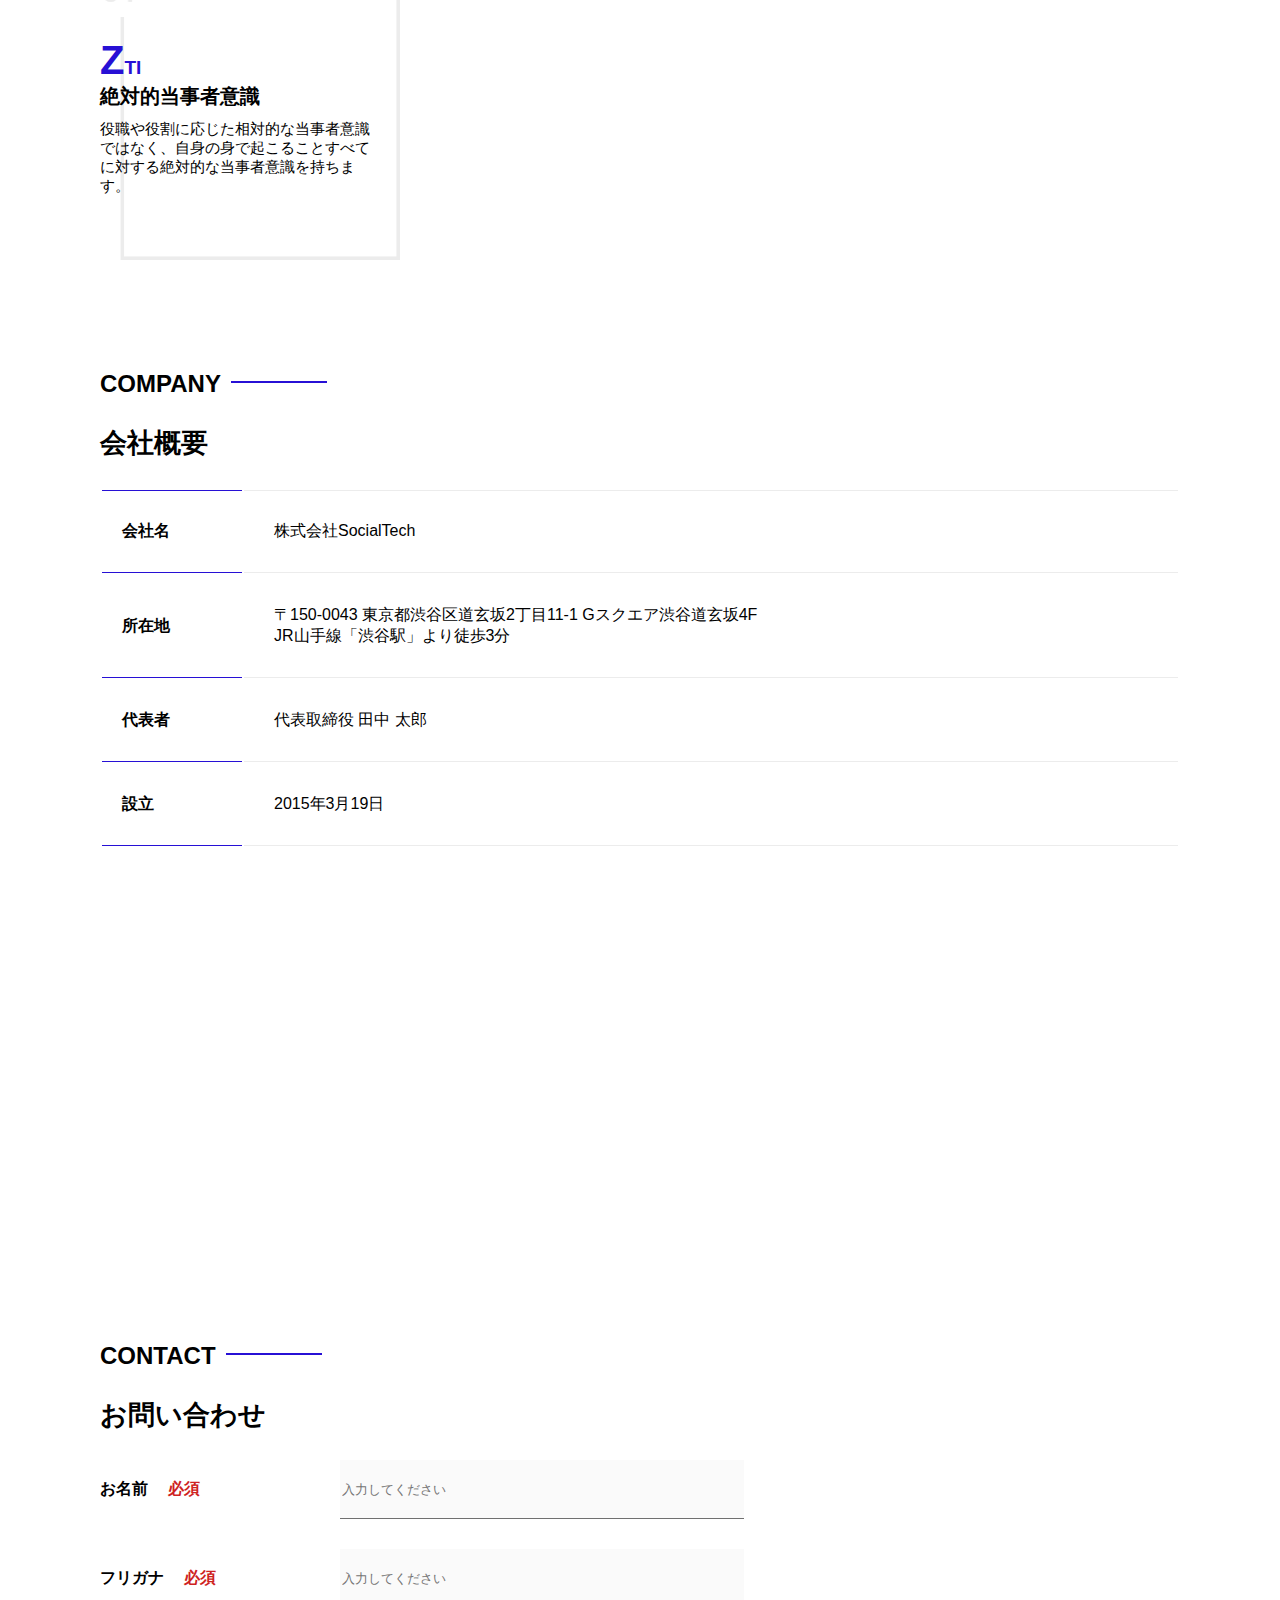
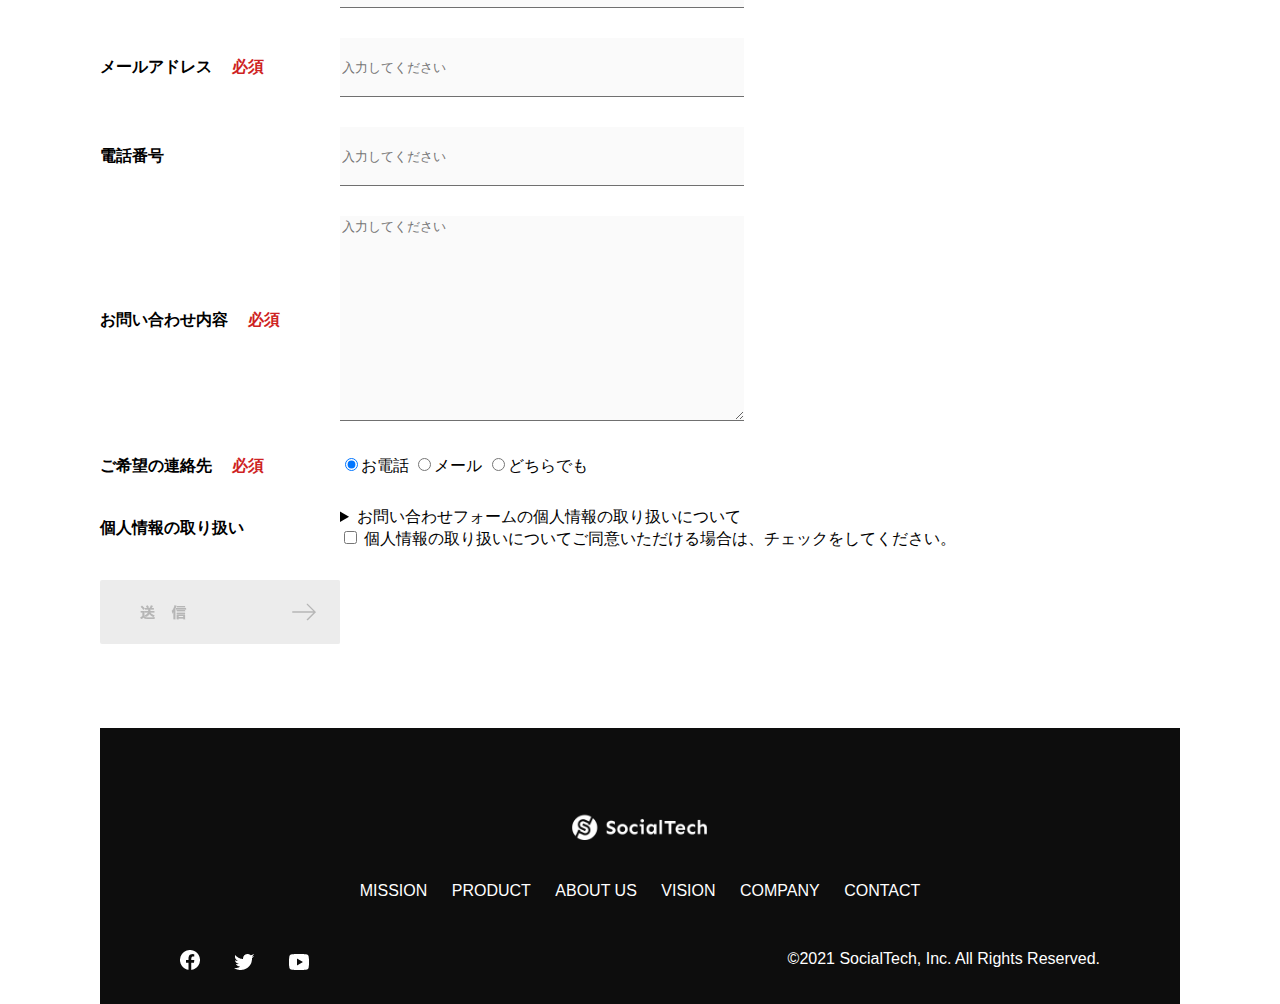
<file: kadai_tutorial_output/index.html>
<!DOCTYPE html>
<html lang="ja">
<head>
  <title>SocialTech</title>
  <meta charset="UTF-8">
  <meta name="description" content="SocialTechはEdTech業界のリーディングカンパニーを目指します。">
  <meta name="viewport" content="width=device-width, initial-scale=1.0">
  <link rel="stylesheet" href="style.css">
</head>
<body>
  <!-- ヘッダー -->
  <header>
    <!-- ロゴ -->
    <a href="index.html" id="logo"><img src="images/logo.png" alt="トップページに戻る"></a>
    <!-- PC用ナビゲーション -->
    <nav id="nav-pc">
      <a href="mission.html">MISSION</a>
      <a href="product.html">PRODUCT</a>
      <a href="index.html#aboutus">ABOUT US</a>
      <a href="index.html#vision">VISION</a>
      <a href="index.html#company">COMPANY</a>
      <a href="index.html#contact">CONTACT</a>
    </nav>
    <!-- スマホ用メニューボタン -->
    <img id="menu-sp" src="images/button-menu.png" alt="ナビゲーションを開く" onclick="document.getElementById('nav-sp').style.display = 'block'">
    <!-- スマホ用ナビゲーション -->
    <nav id="nav-sp">
      <img id="close" src="images/button-close.png" alt="ナビゲーションを閉じる" onclick="document.getElementById('nav-sp').style.display = 'none'">
      <a id="logo-sp" href="index.html" onclick="document.getElementById('nav-sp').style.display = 'none'"><img
          src="images/logo-sp.png" alt="トップページに戻る"></a>
      <a class="menu" href="mission.html" onclick="document.getElementById('nav-sp').style.display = 'none'">MISSION</a>
      <a class="menu" href="product.html" onclick="document.getElementById('nav-sp').style.display = 'none'">PRODUCT</a>
      <a class="menu" href="index.html#aboutus" onclick="document.getElementById('nav-sp').style.display = 'none'">ABOUT
        US</a>
      <a class="menu" href="index.html#vision"
        onclick="document.getElementById('nav-sp').style.display = 'none'">VISION</a>
      <a class="menu" href="index.html#company"
        onclick="document.getElementById('nav-sp').style.display = 'none'">COMPANY</a>
      <a class="menu" href="index.html#contact"
        onclick="document.getElementById('nav-sp').style.display = 'none'">CONTACT</a>
      <div id="sns">
        <a href="https://www.facebook.com/sejuku2013"><img src="images/button-facebook.png" alt="Facebookのリンク"></a>
        <a href="https://twitter.com/samuraijuku"><img src="images/button-twitter.png" alt="Twitterのリンク"></a>
        <a href="https://www.youtube.com/channel/UCCFOQO5aDK0xXam4cUQXT8g"><img src="images/button-youtube.png" alt="YouTubeのリンク"></a>
      </div>
    </nav>
  </header>
  <main>
    <article>
      <!-- メインビジュアル -->
      <section id="main-visual">
        <div id="main-message">
          <h1>WORLD PEACE</h1>
          <p>IT教育で世界平和を実現する</p>
        </div>
        <img src="images/index/index-main.png" alt="PCの周りに集まる多国籍の仲間たち">
      </section>
      <!--ミッション-->
      <section id="mission">
        <h2 class="index-h2">MISSION</h2>
        <div id="mission-flex">
          <div>
            <img id="mission-photo" src="images/index/index-mission.png" alt="屋外のベンチで写真を撮影する多国籍の仲間たち">
             <h3>世界平和の実現</h3>
             <p>人類の悲願である世界平和。世界平和を脅かす様々な社会問題を解決するためには、イノベーションをどんどん起こしていく必要があります。SocialTechは、プログラミング教育を通してイノベーターを輩出することで、世界平和という大きなテーマに挑んでいきます。
             </p>
          </div>
          <div>
            <img id="s2dgs" src="images/index/s2dgs.png" alt="S2DGs">
             <h3>S2DGsの実現</h3>
             <p>国連が掲げる「Sustainable Development Goals（持続可能な開発目標）」に含まれる17つのグローバル目標のうち、以下の5つの目標の実現をミッションとしてサービスを展開しています。</p>
             <a href="mission.html">
               <img src="images/button-more.png" alt="もっとみる">
             </a>
          </div>
        </div>
      </section>
      <!-- プロダクト -->
      <section id="product">
        <h2 class="index-h2">PRODUCT</h2>
        <div>
          <div id="product-left">
            <div>
              <img class="product-photo" src="images/index/index-mantoman.png" alt="PCでコードを書く男性">
              <div class="product-explain">
                <span>MAN TO MAN</span>
                <h3>プログラミング教育</h3>
                <p>2013年より日本で唯一の専属講師によるマンツーマンのプログラミングレッスンを開始。AI/人工知能やウェブデザインの学習も可能です。</p>
              </div>
            </div>
            <div>
              <img class="product-photo" src="images/index/index-career.png" alt="笑顔で話し合う2人の男性">
              <div class="product-explain">
                <span>CAREER</span>
                <h3>人材紹介事業</h3>
                <p>エンジニアへの転職に特化した履歴書や職務経歴書のアドバイスや面接対策を行い、豊富な求人の中から最適なキャリア選択を支援します。</p>
              </div>
            </div>
          </div>
          <div id="product-right">
             <div>
               <img class="product-photo" src="images/index/index-media.png" alt="スマートフォンを操作する人">
               <div class="product-explain">
                 <span>MEDIA</span>
                 <h3>プログラミング学習メディア</h3>
                 <p>月間200万人に読まれる日本最大級のプログラミング学習サイト「SocialTech Blog」やYouTubeチャンネルにて学習情報を発信しています。</p>
               </div>
             </div>
             <div>
               <img class="product-photo" src="images/index/index-b2b.png" alt="講演中の男性とそれを聴く人々">
               <div class="product-explain">
                 <span>B2B</span>
                 <h3>法人研修事業</h3>
                 <p>社員のスキルアップ・資格取得・福利厚生を目的としたプログラミング法人研修。貴社の事業モデルに合わせた研修内容の提案を致します。</p>
               </div>
             </div>
           </div>
         </div>
         <div>
           <a id="product-more" href="product.html">
             <img src="images/button-more.png" alt="もっとみる">
           </a>
         </div>
      </section>
      <!---ABOUT US-->
      <section id="aboutus">
        <h2 class="index-h2">ABOUT US</h2>
        <h3>3つの組織文化</h3>
        <div>
          <table class="culture-table">
            <tr>
              <td>
                <span class="culture-num">01</span>
              </td>
              <td>
                <span class="culture-en">FLEXIBLE</span>
                <span class="culture-jp">フレキシブル</span>
              </td>
            </tr>
            <tr>
              <td>
                <!--空のセル-->
              </td>
              <td>
                <p class="culture-description">
                  リモートワーク、フルフレックス、副業推奨など1人1人が最大限のパフォーマンスを発揮できる柔軟な働き方を促進しています。
                </p>
              </td>
            </tr>
            <tr>
              <td>
                <span class="culture-num">02</span>
              </td>
              <td>
                <span class="culture-en">TEAL</span>
                <span class="culture-jp">ティール</span>
              </td>
            </tr>
            <tr>
              <td>
                <!--空のセル-->
              </td>
              <td>
                <p class="culture-description">
                  会社全体を1つの生命体として捉え、お互いが深く結びついた一階層型
                  組織として部署・チーム関係なく課題解決をできる組織を目指しています。
                </p>
              </td>
            </tr>
            <tr>
              <td>
                <span class="culture-num">03</span>
              </td>
              <td>
                <span class="culture-en">SELF REALIZATION</span>
                <span class="culture-jp">自己実現</span>
              </td>
            </tr>
            <tr>
              <td>
                <!--空のセル-->
              </td>
              <td>
                <p class="culture-description">
                  クオーター毎に経営・部署・個人ごとにOKRを設定し個人のキャリアと
                  会社の目指す方向の軌道修正を行っております。
                </p>
              </td>
            </tr>
          </table>
          <img class="culture-img" src="images/index/index-aboutus1.png" alt="笑顔で話し合う2人の女性">
        </div>
        <img class="culture-img2" src="images/index/index-aboutus2.png" alt="笑顔で話し合う3人の男女">
      </section>
      <!-- VISION -->
      <section id="vision">
        <h2 class="index-h2">VISION</h2>
        <h3>7つの行動指針</h3>
        <div>
          <div class="vision-box">
            <img src="images/index/vision-01.png" alt="01">
            <span>
              <h4>CUSTOMER IS BOSS</h4>
              <h5>あなたのボスは顧客である</h5>
              <p>私たちは常にお客様志向で行動し、お客様を喜ばせ、期待値を超えた感動を提供することを大切にします。</p>
            </span>
          </div>
          <div class="vision-box">
            <img src="images/index/vision-02.png" alt="02">
            <span>
              <h4>MOVE FAST</h4>
              <h5>早さは価値</h5>
              <p>素早く試し、素早く実行することで新しい気付きや発見を見つけていきます。</p>
            </span>
          </div>
          <div class="vision-box">
            <img src="images/index/vision-03.png" alt="03">
            <span>
              <h4>IMPACT DRIVEN</h4>
              <h5>作業するのは仕事ではない</h5>
              <p>問題から考え、成果とは何かを考え続け、インパクトのある成果を生むために仕事をしていきます。</p>
            </span>
          </div>
          <div class="vision-box">
            <img src="images/index//vision-04.png" alt="04">
            <span>
              <h4>SAVE TIME, SAVE MONEY</h4>
              <h5>浪費は命取りになる</h5>
              <p>少ないコストでできる方法を考えます。お金だけでなく、人の時間をいただいている自覚を持ち、あらゆるリソースを有意義に活用します。</p>
            </span>
          </div>
          <div class="vision-box">
            <img src="images/index/vision-05.png" alt="05">
            <span>
              <h4>BE GENTLE</h4>
              <h5>「優しくない」をなくす</h5>
              <p>社会をすこしずつ優しくしていきます。自分、家族、同僚、顧客、他人、全ての人に優しくいることを心がけます。</p>
            </span>
          </div>
          <div class="vision-box">
            <img src="images/index/vision-06.png" alt="06">
            <span>
              <h4>ABC</h4>
              <h5>当たり前の事をバカにせずにちゃんとやる</h5>
              <p>礼儀、健康、嘘をつかない。当たり前の事が出来ているかを常に自問し、当たり前の基準を高く持って行動します。</p>
            </span>
          </div>
          <div class="vision-box">
            <img src="images/index/vision-07.png" alt="07">
            <span>
              <h4>ZTI</h4>
              <h5>絶対的当事者意識</h5>
              <p>役職や役割に応じた相対的な当事者意識ではなく、自身の身で起こることすべてに対する絶対的な当事者意識を持ちます。</p>
            </span>
          </div>
        </div>
      </section>
      <!-- COMPANY -->
      <section id="company">
        <h2 class="index-h2">COMPANY</h2>
        <h3>会社概要</h3>
        <table id="company-table">
          <tr>
            <th class="tableheader-first">会社名</th>
            <td class="cell-first">株式会社SocialTech</td>
          </tr>
          <tr>
            <th class="tableheader">所在地</th>
            <td class="cell">〒150-0043 東京都渋谷区道玄坂2丁目11-1 Gスクエア渋谷道玄坂4F<br>JR山手線「渋谷駅」より徒歩3分</td>
          </tr>
          <tr>
            <th class="tableheader">代表者</th>
            <td class="cell">代表取締役 田中 太郎</td>
          </tr>
          <tr>
            <th class="tableheader">設立</th>
            <td class="cell">2015年3月19日</td>
          </tr>
        </table>
         <iframe
           src="https://www.google.com/maps/embed?pb=!1m18!1m12!1m3!1d3241.7759544892483!2d139.69399665123464!3d35.65789123876098!2m3!1f0!2f0!3f0!3m2!1i1024!2i768!4f13.1!3m3!1m2!1s0x60188caa0042e8d1%3A0xba130bea826a7aa2!2z44CSMTUwLTAwNDMg5p2x5Lqs6YO95riL6LC35Yy66YGT546E5Z2C77yS5LiB55uu77yR77yR4oiS77yR!5e0!3m2!1sja!2sjp!4v1636872991912!5m2!1sja!2sjp"
           style="border:0;" allowfullscreen="" loading="lazy">
         </iframe>
      </section>
      <!-- お問い合わせフォーム -->
      <section id="contact">
        <h2 class="index-h2">CONTACT</h2>
        <h3>お問い合わせ</h3>
        <form action="https://api.staticforms.xyz/submit" method="post">
          <input type="text" name="honeypot" style="display:none">
          <!-- STATIC FORMSのアクセスキー -->
          <input type="hidden" name="accessKey" value="xxxxxxxx-xxxx-xxxx-xxxx-xxxxxxxxxxxx">
          <!--メールのタイトル-->
          <input type="hidden" name="subject" value="お問い合わせフォーム">
          <!--送信先のメールアドレスをvalueに設定する-->
          <input type="hidden" name="replyTo" value="〇〇〇@△△△.com">
          <!--redirectToのURLは公開後のURLへリンクする-->
          <input type="hidden" name="redirectTo" value="">
          <div>
            <div class="contact-heading">
              <label class="contact-label">お名前<span class="contact-span">必須</span></label>
            </div>
            <div>
              <input type="text" name="name" placeholder="入力してください" class="contact-textbox">
            </div>
          </div>
          <div>
            <div class="contact-heading">
              <label class="contact-label">フリガナ<span class="contact-span">必須</span></label>
            </div>
            <div>
              <input type="text" name="hurigana" placeholder="入力してください" class="contact-textbox">
            </div>
          </div>
          <div>
            <div class="contact-heading">
              <label class="contact-label">メールアドレス<span class="contact-span">必須</span></label>
            </div>
            <div>
              <input type="text" name="email" placeholder="入力してください" class="contact-textbox">
            </div>
          </div>
          <div>
            <div class="contact-heading">
              <label class="contact-label">電話番号</label>
            </div>
            <div>
              <input type="text" name="tel" placeholder="入力してください" class="contact-textbox">
            </div>
          </div>
          <div>
            <div class="contact-heading">
              <label class="contact-label">お問い合わせ内容<span class="contact-span">必須</span></label>
            </div>
            <div>
              <textarea class="contact-textarea" placeholder="入力してください" name="message"></textarea>
            </div>
          </div>
          <div>
            <div class="contact-heading">
              <label class="contact-label">ご希望の連絡先<span class="contact-span">必須</span></label>
            </div>
            <div>
              <input class="radiobutton" type="radio" value="tel" name="contact" checked><label>お電話</label>
              <input class="radiobutton" type="radio" value="mail" name="contact"><label>メール</label>
              <input class="radiobutton" type="radio" value="both" name="contact"><label>どちらでも</label>
            </div>
          </div>
          <div>
            <div class="contact-heading">
              <label class="contact-label">個人情報の取り扱い</label>
            </div>
            <div>
              <details>
                <summary>お問い合わせフォームの個人情報の取り扱いについて</summary>
                <div>
                  <span>１．組織の名称又は氏名</span><br>
                  株式会社SocialTech<br><br>
                  <span>２．個人情報保護管理者（若しくはその代理人）の氏名又は職名、所属及び連絡先
                    鈴木 一郎 コーポレート部</span><br>
                  メールアドレス：support@socialtech.net<br>
                  TEL：03-xxxx-xxxx<br>
                  <span>３．個人情報の利用目的</span><br>
                  ・本サービス及び本サービスに関連する情報の提供又はそれらに関する連絡のため<br>
                  ・ユーザーの本人確認のため<br>
                  ・当社サービスのご案内のため<br>
                  ・当社の商品等の広告または宣伝（電子メールによるものを含むものとします。）<br><br>
                  <span>４．個人情報の取り扱い業務の委託</span><br>
                  個人情報の取扱業務の全部または一部を外部に業務委託する場合があります。<br>
                  その際、弊社は、個人情報を適切に保護できる管理体制を敷き実行していることを条件として<br>
                  委託先を厳選したうえで、機密保持契約を委託先と締結し、お客様の個人情報を厳密に管理させます。<br><br>
                  <span>５．個人情報の開示等の請求</span><br>
                  お客様は、弊社に対してご自身の個人情報の開示等（利用目的の通知、開示、内容の訂正・追加・削除、利用の停止または消去、第三者への提供の停止）に関して、当社問合わせ窓口に申し出ることができます。<br>
                  その際、弊社はお客様ご本人を確認させていただいたうえで、合理的な期間内に対応いたします。<br><br>
                  なお、個人情報に関する弊社問合わせ先は、次の通りです。<br><br>
                  株式会社SocialTech　個人情報問合せ窓口<br>
                  〒150-0043　東京都渋谷区道玄坂2丁目11-1 Ｇスクエア渋谷道玄坂 4F<br>
                  メールアドレス：support@socialtech.net　TEL：03-xxxx-xxxx<br><br>
                  <span>６．個人情報を提供されることの任意性について</span><br><br>
                  お客様がご自身の個人情報を弊社に提供されるか否かは、お客様のご判断によりますが、もしご提供されない場合には、適切なサービスが提供できない場合がありますので予めご了承ください。
                </div>
              </details>
              <input type="checkbox" name="agree">
              <span>個人情報の取り扱いについてご同意いただける場合は、チェックをしてください。</span>
            </div>
          </div>
          <input type="image" src="images/button-submit.png" alt="送信する">
        </form>
      </section>
    </article>
    <footer>
      <div id="footer-logo">
        <img src="images/logo-sp.png" alt="SocialTech">
      </div>
      <div id="footer-link">
        <a href="mission.html">MISSION</a>
        <a href="product.html">PRODUCT</a>
        <a href="index.html#aboutus">ABOUT US</a>
        <a href="index.html#vision">VISION</a>
        <a href="index.html#company">COMPANY</a>
        <a href="index.html#contact">CONTACT</a>
      </div>
      <div id="sns-footer">
        <a href="https://www.facebook.com/sejuku2013"><img src="images/button-facebook.png" alt="Facebookのリンク"></a>
        <a href="https://twitter.com/samuraijuku"><img src="images/button-twitter.png" alt="Twitterのリンク"></a>
        <a href="https://www.youtube.com/channel/UCCFOQO5aDK0xXam4cUQXT8g"><img src="images/button-youtube.png" alt="YouTubeのリンク"></a>
        <span id="copyright">&copy;2021 SocialTech, Inc. All Rights Reserved. </span>
    </footer>
  </main>
  
</body>
</html>
</file>
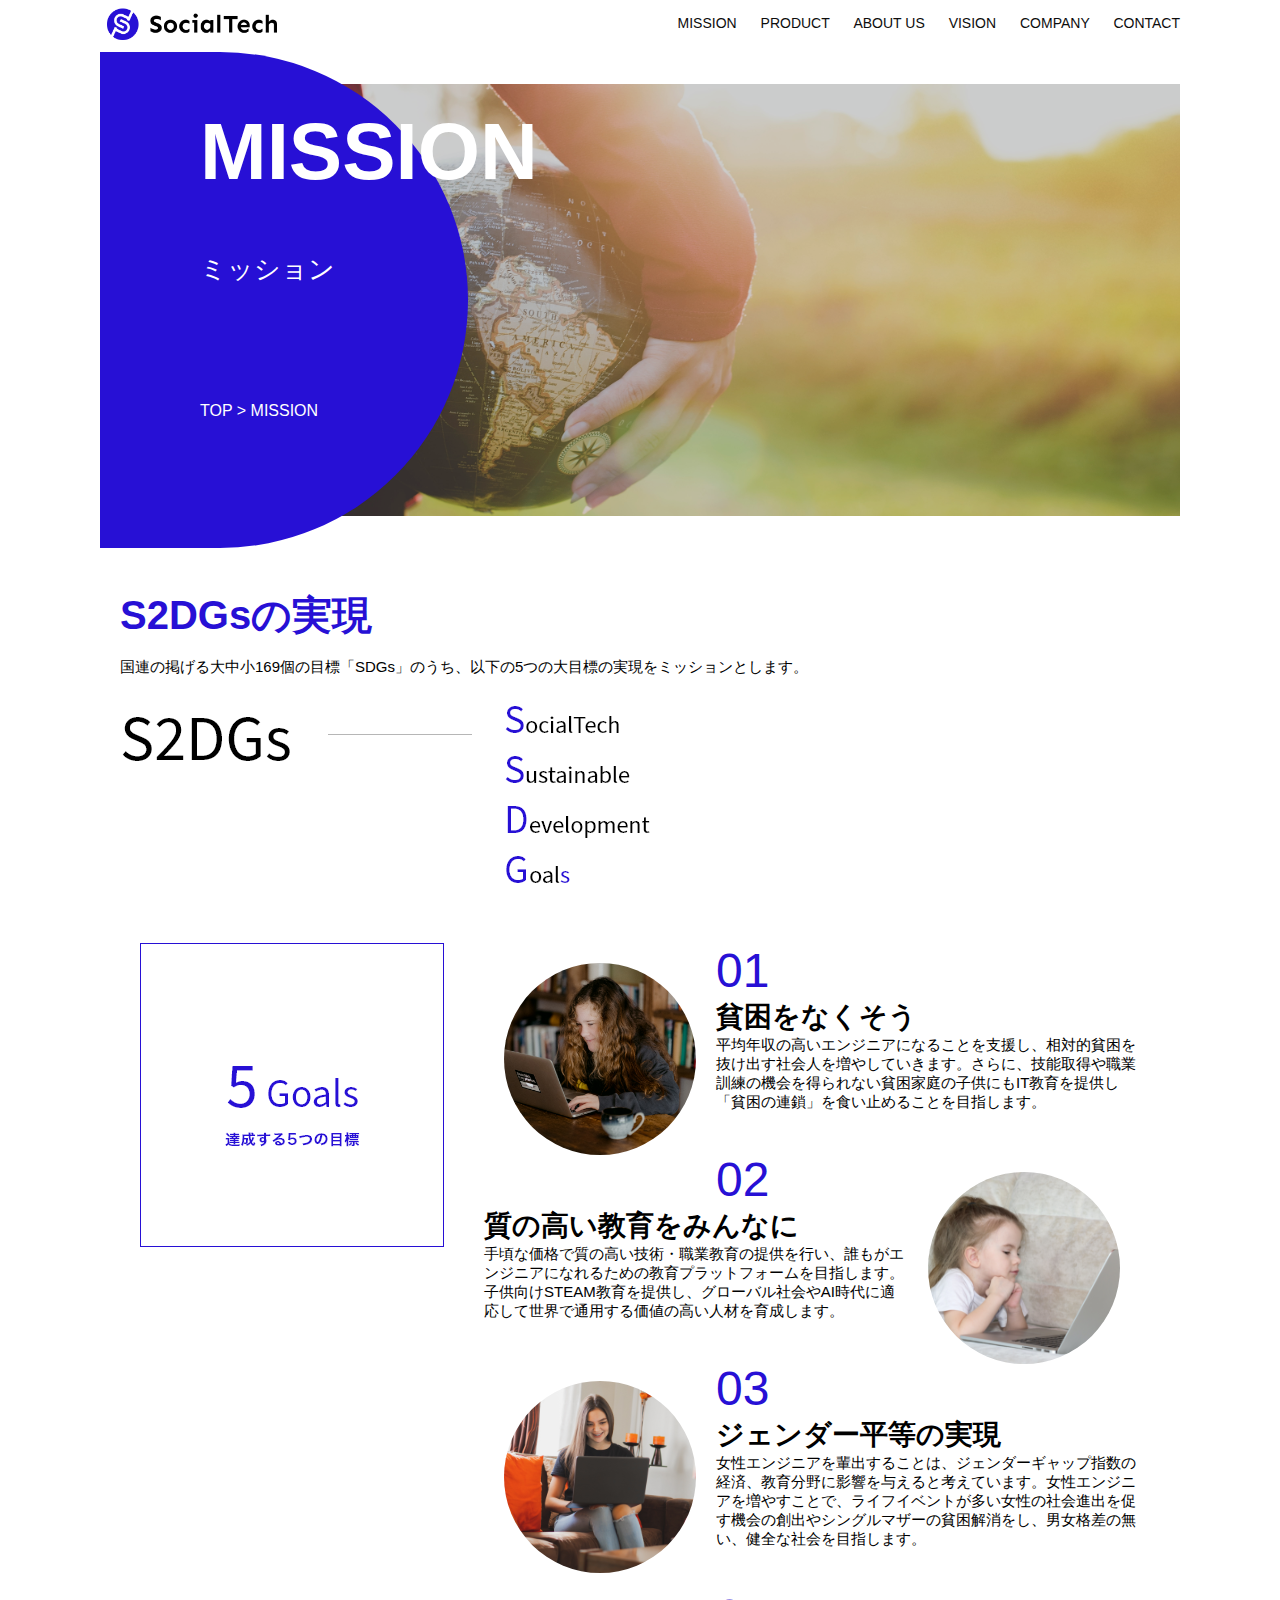
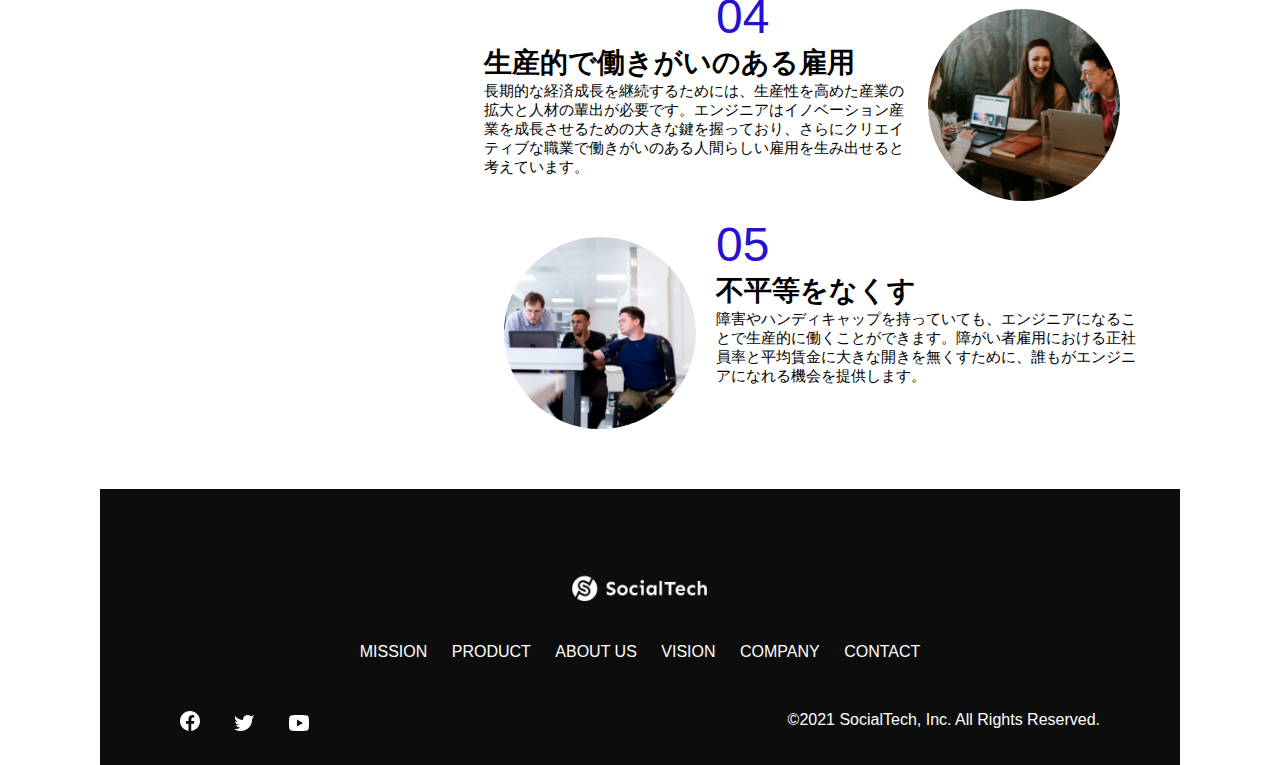
<file: kadai_tutorial_output/mission.html>
<!DOCTYPE html>
<html lang="ja">
<head>
  <meta charset="UTF-8">
  <meta name="description" content="SocialTechが目指す5つの目標（S2DGs）を紹介します">
  <meta name="viewport" content="width=device-width, initial-scale=1.0">
  <link rel="stylesheet" href="style.css">
  <title>SocialTech - MISSION ミッション -</title>
</head>
<body>
  <!-- ヘッダー -->
  <header>
    <!-- ロゴ -->
    <a href="index.html" id="logo"><img src="images/logo.png" alt="トップページに戻る"></a>

    <!-- PC用ナビゲーション -->
    <nav id="nav-pc">
      <a href="mission.html">MISSION</a>
      <a href="product.html">PRODUCT</a>
      <a href="index.html#aboutus">ABOUT US</a>
      <a href="index.html#vision">VISION</a>
      <a href="index.html#company">COMPANY</a>
      <a href="index.html#contact">CONTACT</a>
    </nav>

    <!-- スマホ用メニューボタン -->
    <img id="menu-sp" src="images/button-menu.png" alt="ナビゲーションを開く" onclick="document.getElementById('nav-sp').style.display = 'block'">

    <!-- スマホ用ナビゲーション -->
    <nav id="nav-sp">
      <img id="close" src="images/button-close.png" alt="ナビゲーションを閉じる" onclick="document.getElementById('nav-sp').style.display = 'none'">
      <a id="logo-sp" href="index.html" onclick="document.getElementById('nav-sp').style.display = 'none'"><img
          src="images/logo-sp.png" alt="トップページに戻る"></a>
      <a class="menu" href="mission.html" onclick="document.getElementById('nav-sp').style.display = 'none'">MISSION</a>
      <a class="menu" href="product.html" onclick="document.getElementById('nav-sp').style.display = 'none'">PRODUCT</a>
      <a class="menu" href="index.html#aboutus" onclick="document.getElementById('nav-sp').style.display = 'none'">ABOUT
        US</a>
      <a class="menu" href="index.html#vision"
        onclick="document.getElementById('nav-sp').style.display = 'none'">VISION</a>
      <a class="menu" href="index.html#company"
        onclick="document.getElementById('nav-sp').style.display = 'none'">COMPANY</a>
      <a class="menu" href="index.html#contact"
        onclick="document.getElementById('nav-sp').style.display = 'none'">CONTACT</a>
      <div id="sns">
        <a href="https://www.facebook.com/sejuku2013"><img src="images/button-facebook.png" alt="Facebookのリンク"></a>
        <a href="https://twitter.com/samuraijuku"><img src="images/button-twitter.png" alt="Twitterのリンク"></a>
        <a href="https://www.youtube.com/channel/UCCFOQO5aDK0xXam4cUQXT8g"><img src="images/button-youtube.png" alt="YouTubeのリンク"></a>
      </div>
    </nav>
  </header>

  <main>
    <article>
      <section id="mission-main">
        <div id="mission-title">
          <h1>MISSION</h1>
          <span>ミッション</span>
          <div>TOP > MISSION</div>
        </div>
      </section>
      <section id="mission-s2dgs">
        <h2 class="mission-h2">S2DGsの実現</h2>
        <p>国連の掲げる大中小169個の目標「SDGs」のうち、以下の5つの大目標の実現をミッションとします。</p>
        <img src="images/mission/mission-s2dgs.png" alt="S2DGs">
      </section>
      <section id="mission-5goals">
        <div>
          <img id="s2dgs-image" src="images/mission/mission-5goals.png" alt="5Goals">
        </div>
        <div>
          <div>
            <img class="fivegoals-image-left" src="images/mission/mission-5goals01.png" alt="PCを操作する女の子">
            <span class="fivegoals-number">01</span>
            <h3 class="fivegoals-h3">貧困をなくそう</h3>
            <p class="fivegoals-p">
              平均年収の高いエンジニアになることを支援し、相対的貧困を抜け出す社会人を増やしていきます。さらに、技能取得や職業訓練の機会を得られない貧困家庭の子供にもIT教育を提供し「貧困の連鎖」を食い止めることを目指します。
            </p>
          </div>
  
          <div>
            <img class="fivegoals-image-right" src="images/mission/mission-5goals02.png" alt="PCを見つめる小さい女の子">
            <span class="fivegoals-number">02</span>
            <h3 class="fivegoals-h3">質の高い教育をみんなに</h3>
            <p class="fivegoals-p">
              手頃な価格で質の高い技術・職業教育の提供を行い、誰もがエンジニアになれるための教育プラットフォームを目指します。子供向けSTEAM教育を提供し、グローバル社会やAI時代に適応して世界で通用する価値の高い人材を育成します。
            </p>
          </div>
  
          <div>
            <img class="fivegoals-image-left" src="images/mission/mission-5goals03.png" alt="PCを操作する女性">
            <span class="fivegoals-number">03</span>
            <h3 class="fivegoals-h3">ジェンダー平等の実現</h3>
            <p class="fivegoals-p">
              女性エンジニアを輩出することは、ジェンダーギャップ指数の経済、教育分野に影響を与えると考えています。女性エンジニアを増やすことで、ライフイベントが多い女性の社会進出を促す機会の創出やシングルマザーの貧困解消をし、男女格差の無い、健全な社会を目指します。
            </p>
          </div>
  
          <div>
            <img class="fivegoals-image-right" src="images/mission/mission-5goals04.png" alt="笑顔で話し合う3人の男女">
            <span class="fivegoals-number">04</span>
            <h3 class="fivegoals-h3">生産的で働きがいのある雇用</h3>
            <p class="fivegoals-p">
              長期的な経済成長を継続するためには、生産性を高めた産業の拡大と人材の輩出が必要です。エンジニアはイノベーション産業を成長させるための大きな鍵を握っており、さらにクリエイティブな職業で働きがいのある人間らしい雇用を生み出せると考えています。
            </p>
          </div>
  
          <div>
            <img class="fivegoals-image-left" src="images/mission/mission-5goals05.png" alt="障害を持つ男性が生き生きと働く様子">
            <span class="fivegoals-number">05</span>
            <h3 class="fivegoals-h3">不平等をなくす</h3>
            <p class="fivegoals-p">
              障害やハンディキャップを持っていても、エンジニアになることで生産的に働くことができます。障がい者雇用における正社員率と平均賃金に大きな開きを無くすために、誰もがエンジニアになれる機会を提供します。
            </p>
          </div>
        </div>
      </section>
    </article>
    <footer>
      <div id="footer-logo">
        <img src="images/logo-sp.png" alt="SocialTech">
      </div>
      <div id="footer-link">
        <a href="mission.html">MISSION</a>
        <a href="product.html">PRODUCT</a>
        <a href="index.html#aboutus">ABOUT US</a>
        <a href="index.html#vision">VISION</a>
        <a href="index.html#company">COMPANY</a>
        <a href="index.html#contact">CONTACT</a>
      </div>
      <div id="sns-footer">
        <a href="https://www.facebook.com/sejuku2013"><img src="images/button-facebook.png" alt="Facebookのリンク"></a>
        <a href="https://twitter.com/samuraijuku"><img src="images/button-twitter.png" alt="Twitterのリンク"></a>
        <a href="https://www.youtube.com/channel/UCCFOQO5aDK0xXam4cUQXT8g"><img src="images/button-youtube.png" alt="YouTubeのリンク"></a>
        <span id="copyright">&copy;2021 SocialTech, Inc. All Rights Reserved. </span>
      </div>
    </footer>
  </main>
</body>
</html>
</file>
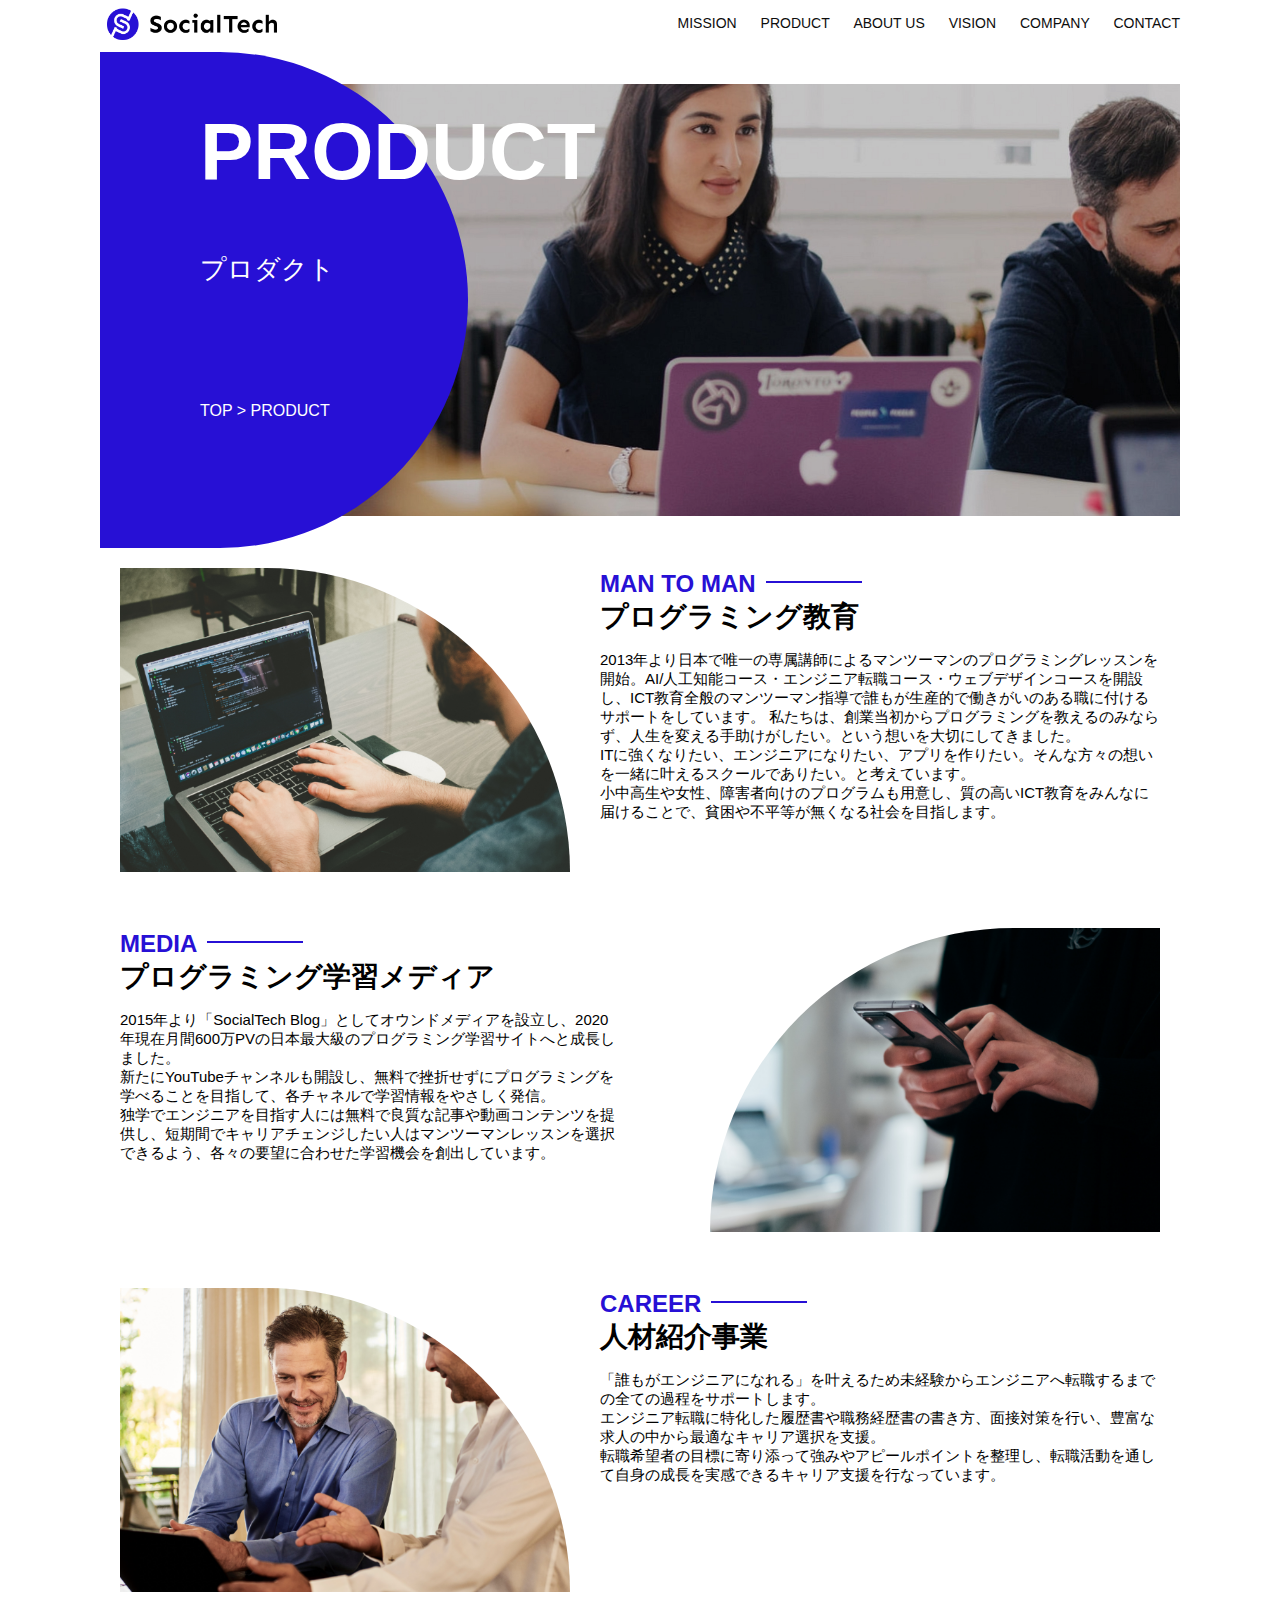
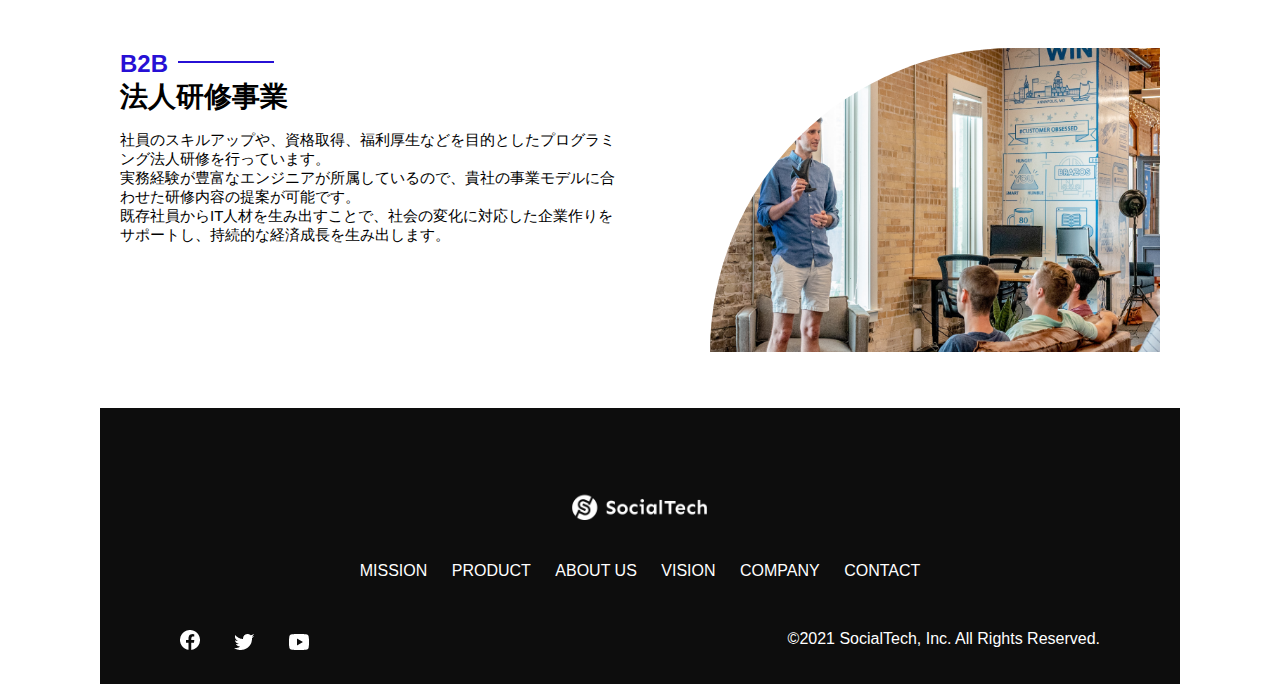
<file: kadai_tutorial_output/product.html>
<!DOCTYPE html>
<html lang="ja">
<head>
  <meta charset="UTF-8">
  <meta name="description" content="SocialTechの4つのプロダクトを紹介します">
  <meta name="viewport" content="width=device-width, initial-scale=1.0">
  <link rel="stylesheet" href="style.css">
  <title>SocialTech -PRODUCT プロダクト-</title>
</head>
<body>
  <!-- ヘッダー -->
  <header>
    <!-- ロゴ -->
    <a href="index.html" id="logo"><img src="images/logo.png" alt="トップページに戻る"></a>

    <!-- PC用ナビゲーション -->
    <nav id="nav-pc">
      <a href="mission.html">MISSION</a>
      <a href="product.html">PRODUCT</a>
      <a href="index.html#aboutus">ABOUT US</a>
      <a href="index.html#vision">VISION</a>
      <a href="index.html#company">COMPANY</a>
      <a href="index.html#contact">CONTACT</a>
    </nav>

    <!-- スマホ用メニューボタン -->
    <img id="menu-sp" src="images/button-menu.png" alt="ナビゲーションを開く" onclick="document.getElementById('nav-sp').style.display = 'block'">

    <!-- スマホ用ナビゲーション -->
    <nav id="nav-sp">
      <img id="close" src="images/button-close.png" alt="ナビゲーションを閉じる" onclick="document.getElementById('nav-sp').style.display = 'none'">
      <a id="logo-sp" href="index.html" onclick="document.getElementById('nav-sp').style.display = 'none'"><img
          src="images/logo-sp.png" alt="トップページに戻る"></a>
      <a class="menu" href="mission.html" onclick="document.getElementById('nav-sp').style.display = 'none'">MISSION</a>
      <a class="menu" href="product.html" onclick="document.getElementById('nav-sp').style.display = 'none'">PRODUCT</a>
      <a class="menu" href="index.html#aboutus" onclick="document.getElementById('nav-sp').style.display = 'none'">ABOUT
        US</a>
      <a class="menu" href="index.html#vision"
        onclick="document.getElementById('nav-sp').style.display = 'none'">VISION</a>
      <a class="menu" href="index.html#company"
        onclick="document.getElementById('nav-sp').style.display = 'none'">COMPANY</a>
      <a class="menu" href="index.html#contact"
        onclick="document.getElementById('nav-sp').style.display = 'none'">CONTACT</a>
      <div id="sns">
        <a href="https://www.facebook.com/sejuku2013"><img src="images/button-facebook.png" alt="Facebookのリンク"></a>
        <a href="https://twitter.com/samuraijuku"><img src="images/button-twitter.png" alt="Twitterのリンク"></a>
        <a href="https://www.youtube.com/channel/UCCFOQO5aDK0xXam4cUQXT8g"><img src="images/button-youtube.png" alt="YouTubeのリンク"></a>
      </div>
    </nav>
  </header>
  <main>
    <article>
      <section id="product-main">
        <div id="product-title">
          <h1>PRODUCT</h1>
          <span>プロダクト</span>
          <div>TOP > PRODUCT</div>
        </div>
      </section>
      <section class="product-section1">
        <img src="images/product/product-mantoman.png" alt="PCでコードを書く男性">
        <div>
          <h2 class="product-h2">MAN TO MAN</h2>
          <h3 class="product-h3">プログラミング教育</h3>
          <p>
            2013年より日本で唯一の専属講師によるマンツーマンのプログラミングレッスンを開始。AI/人工知能コース・エンジニア転職コース・ウェブデザインコースを開設し、ICT教育全般のマンツーマン指導で誰もが生産的で働きがいのある職に付けるサポートをしています。
            私たちは、創業当初からプログラミングを教えるのみならず、人生を変える手助けがしたい。という想いを大切にしてきました。<br>ITに強くなりたい、エンジニアになりたい、アプリを作りたい。そんな方々の想いを一緒に叶えるスクールでありたい。と考えています。<br>小中高生や女性、障害者向けのプログラムも用意し、質の高いICT教育をみんなに届けることで、貧困や不平等が無くなる社会を目指します。
          </p>
        </div>
      </section>
      <section class="product-section2">
        <div>
          <h2 class="product-h2">MEDIA</h2>
          <h3 class="product-h3">プログラミング学習メディア</h3>
          <p>2015年より「SocialTech
            Blog」としてオウンドメディアを設立し、2020年現在月間600万PVの日本最大級のプログラミング学習サイトへと成長しました。<br>新たにYouTubeチャンネルも開設し、無料で挫折せずにプログラミングを学べることを目指して、各チャネルで学習情報をやさしく発信。<br>独学でエンジニアを目指す人には無料で良質な記事や動画コンテンツを提供し、短期間でキャリアチェンジしたい人はマンツーマンレッスンを選択できるよう、各々の要望に合わせた学習機会を創出しています。
          </p>
        </div>
        <img src="images/product/product-media.png" alt="スマートフォンを操作する人">
      </section>
      <section class="product-section1">
        <img src="images/product/product-career.png" alt="笑顔で話し合う2人の男性">
        <div>
          <h2 class="product-h2">CAREER</h2>
          <h3 class="product-h3">人材紹介事業</h3>
          <p>
            「誰もがエンジニアになれる」を叶えるため未経験からエンジニアへ転職するまでの全ての過程をサポートします。<br>エンジニア転職に特化した履歴書や職務経歴書の書き方、面接対策を行い、豊富な求人の中から最適なキャリア選択を支援。<br>転職希望者の目標に寄り添って強みやアピールポイントを整理し、転職活動を通して自身の成長を実感できるキャリア支援を行なっています。<br>
          </p>
        </div>
      </section>
      <section class="product-section2">
        <div>
          <h2 class="product-h2">B2B</h2>
          <h3 class="product-h3">法人研修事業</h3>
          <p>
            社員のスキルアップや、資格取得、福利厚生などを目的としたプログラミング法人研修を行っています。<br>実務経験が豊富なエンジニアが所属しているので、貴社の事業モデルに合わせた研修内容の提案が可能です。<br>既存社員からIT人材を生み出すことで、社会の変化に対応した企業作りをサポートし、持続的な経済成長を生み出します。
          </p>
        </div>
        <img src="images/product/product-b2b.png" alt="講演中の男性とそれを聴く人々">
      </section>
    </article>
    <footer>
      <div id="footer-logo">
        <img src="images/logo-sp.png" alt="SocialTech">
      </div>
      <div id="footer-link">
        <a href="mission.html">MISSION</a>
        <a href="product.html">PRODUCT</a>
        <a href="index.html#aboutus">ABOUT US</a>
        <a href="index.html#vision">VISION</a>
        <a href="index.html#company">COMPANY</a>
        <a href="index.html#contact">CONTACT</a>
      </div>
      <div id="sns-footer">
        <a href="https://www.facebook.com/sejuku2013"><img src="images/button-facebook.png" alt="Facebookのリンク"></a>
        <a href="https://twitter.com/samuraijuku"><img src="images/button-twitter.png" alt="Twitterのリンク"></a>
        <a href="https://www.youtube.com/channel/UCCFOQO5aDK0xXam4cUQXT8g"><img src="images/button-youtube.png" alt="YouTubeのリンク"></a>
        <span id="copyright">&copy;2021 SocialTech, Inc. All Rights Reserved. </span>
      </div>
    </footer>
  </main>
</body>
</html>
</file>
<file: kadai_012/style.css>
/* PC、スマホ共通スタイル */
body {
  font-family: "Source Sans Pro", "Hiragino Kaku Gothic ProN", Meiryo, Arial,
    sans-serif;
}

p {
  font-size: 15px;
}

/*================
PC用のスタイル 
=================*/
/* 横幅設定 */
body {
  max-width: 1080px;
  min-width: 960px;
  margin: 0 auto 0 auto;
}

/* ヘッダー */
header {
  display: flex;
  justify-content: space-between;
}

/* ナビゲーションのレイアウト */
#nav-pc {
  text-align: right;
  font-size: 14px;
  padding-top: 15px;
}

/* ナビゲーションのリンクの装飾設定 */
#nav-pc>a {
  text-decoration: none;
  margin-left: 20px;
}

#nav-pc>a:link {
  color: #0d0d0d;
}

#nav-pc>a:visited {
  color: #0d0d0d;
}

#nav-pc>a:hover {
  color: #0d0d0d;
  text-decoration: underline;
}

#nav-pc>a:active {
  color: #0d0d0d;
}

/* メインビジュアル*/
#main-visual {
  position: relative;
  height: 400px;
}

#main-message {
  position: absolute;
  top: 0;
  left: 0;
  background-color: #2710d5;
  color: #ffffff;
  border-radius: 0 0 476px 0;
  max-width: 620px;
  height: 100%;
  width: 100%;
  z-index: 11;
}

#main-message>h1 {
  font-size: 60px;
  font-weight: bold;
  margin: 100px 0 0 50px;
}

#main-message>p {
  font-size: 28px;
  margin: 0 0 0 50px;
}

#main-visual>img {
  max-width: 620px;
  border-radius: 476px 0 0 0;
  position: absolute;
  top: 0;
  right: 0;
  z-index: 10;
}

/* 見出し */
h2 {
  margin: 40px 0 0 0;
}

h2::after {
  content: url("images/line.png");
  margin-left: 10px;
}

h3 {
  font-size: 27px;
}

/* ミッション */
#mission {
  margin: 80px auto 80px auto;
  width: 100%;
}

#mission-flex {
  width: 100%;
  display: flex;
}

#mission-flex>div {
  width: 50%;
  margin: 20px;
}

#mission-photo {
  width: 100%;
}

#s2dgs {
  margin-top: 50px;
}

/* プロダクト */
#product {
  background-color: #fafafa;
  width: 100%;
  margin: 80px 0 80px 0;
  padding: 10px 40px 0px 40px;
}

/* 外枠 */
#product>div {
  margin-top: 40px;
  display: flex;
}

/* 左のカラム */
#product-left {
  width: 50%;
  margin-right: 20px;
}

/* 右のカラム */
#product-right {
  width: 50%;
  margin-left: 20px;
  margin-top: 80px;
}

/* 画像＋説明の枠 */
#product-left>div {
  position: relative;
  height: 480px;
  margin-right: 20px;
}

#product-right>div {
  position: relative;
  height: 480px;
  margin-left: 20px;
}

/* 画像 */
.product-photo {
  width: 100%;
}

/* 説明文の枠 */
.product-explain {
  background-color: #ffffff;
  position: absolute;
  left: 0;
  top: 280px;
  margin: 0 40px 0 40px;
  padding: 20px;
  box-shadow: 5px 5px 10px rgba(0, 0, 0, 0.05);
}

/* 説明文の英語 */
.product-explain>span {
  color: #2710d5;
  font-weight: bold;
  font-size: 16px;
  margin: 0;
}

/* 説明文の見出し */
.product-explain>h3 {
  margin: 5px 0 5px 0;
}

/* 説明文 */
.product-explain>p {
  margin: 0;
}

/* 「もっとみる」ボタン */
#product-more {
  margin: 0 auto -42px auto;
}

/* ABOUT US */
#aboutus {
  margin: 80px auto 80px auto;
}

/* 3つの組織文化と画像を入れる枠 */
#aboutus>div {
  display: flex;
}

/* 画像 */
.culture-img {
  width: 100%;
  align-self: flex-start;
}

.culture-img2 {
  margin-top: 50px;
  width: 100%;
}

/* 3つの組織文化の表 */
.culture-table {
  max-width: 500px;
  margin-right: 50px;
}

/* 番号 */
.culture-num {
  font-size: 80px;
  color: #2710d5;
  margin: 0 20px 0 0;
}

/* 組織文化英語 */
.culture-en {
  color: #2710d5;
  font-weight: bold;
  font-size: 24px;
  display: block;
}

/* 組織文化日本語 */
.culture-jp {
  font-size: 28px;
  font-weight: bold;
}

/* 説明文 */
.culture-description {
  margin: 0;
}

/* ビジョン */
#vision {
  margin: 80px auto 80px auto;
}

/* セクション内の外枠 */
#vision>div {
  width: 100%;
  display: flex;
  justify-content: space-between;
  flex-wrap: wrap;
}

/* 7つの行動指針の枠 */
.vision-box {
  width: 300px;
  height: 300px;
  margin-bottom: 30px;
  position: relative;
}

.vision-box>img {
  width: 100%;
  height: auto;
  position: absolute;
  top: 0;
  left: 0;
  z-index: 30;
}

.vision-box>span {
  position: absolute;
  top: 0;
  left: 0;
  z-index: 31;
  margin-right: 20px;
}

.vision-box>span>h4 {
  color: #2710d5;
  font-size: 19px;
  margin: 80px 0 0 0;
}

.vision-box>span>h4::first-letter {
  font-size: 40px;
}

.vision-box>span>h5 {
  font-size: 20px;
  margin: 0 0 0 0;
}

.vision-box>span>p {
  margin: 10px 0 0 0;
}

/* CASES */
#cases {
  margin: 80px auto 80px auto;
}

#cases ul {
  display: flex;
  list-style: none;
}

#cases li {
  width: 33%;
  margin: 20px;
}

.case-card {
  background-color: #ffffff;
  min-height: 400px;
  box-shadow: 5px 5px 15px rgba(0,0,0,0.2);
}

.case-img {
  width: 100%;
}

.case-info {
  padding: 10px 20px;
}

.case-name {
  color: #2710d5;
  font-size: 19px;
}

.case-content {
  font-size: 14px;
}

/* 会社概要 */
#company {
  margin: 80px auto 80px auto;
}

#company-table {
  width: 100%;
}

.tableheader {
  text-align: left;
  padding: 20px;
  border-bottom-color: #2710d5;
  border-bottom-width: 1px;
  border-bottom-style: solid;
  width: 100px;
}

.tableheader-first {
  text-align: left;
  padding: 20px;
  border-bottom-color: #2710d5;
  border-bottom-width: 1px;
  border-bottom-style: solid;
  border-top-color: #2710d5;
  border-top-width: 1px;
  border-top-style: solid;
  width: 100px;
}

.cell {
  padding: 30px;
  border-bottom-color: #ececec;
  border-bottom-width: 1px;
  border-bottom-style: solid;
}

.cell-first {
  padding: 30px;
  border-bottom-color: #ececec;
  border-bottom-width: 1px;
  border-bottom-style: solid;
  border-top-color: #ececec;
  border-top-width: 1px;
  border-top-style: solid;
}

#company>iframe {
  width: 100%;
  height: 368px;
  margin-top: 40px;
}

/* お問い合わせ */
#contact {
  margin: 80px auto 80px auto;
}

/* 外枠 */
#contact>form>div {
  display: flex;
  flex-direction: row;
  flex-wrap: wrap;
  padding-bottom: 30px;
}

/* 左列の見出し */
.contact-heading {
  width: 240px;
  align-self: center;
}

/* 見出しのラベル */
.contact-label {
  font-weight: bold;
}

/* 必須 */
.contact-span {
  color: #ce2222;
  margin: 0 0 0 20px;
  font-weight: bold;
}

/* テキストボックス */
.contact-textbox {
  border-top: 0;
  border-left: 0;
  border-right: 0;
  border-bottom-width: 1px;
  border-bottom-color: #707070;
  border-bottom-style: solid;
  background-color: #fafafa;
  width: 400px;
  height: 56px;
}

/* お問い合わせ内容のテキストエリア */
.contact-textarea {
  border-top: 0;
  border-left: 0;
  border-right: 0;
  border-bottom-width: 1px;
  border-bottom-color: #707070;
  border-bottom-style: solid;
  background-color: #fafafa;
  width: 400px;
  height: 200px;
}

/* 個人情報の取り扱い */
details {
  width: 700px;
}

details>div {
  background-color: #fafafa;
  padding: 20px;
}

details>div>span {
  font-weight: bold;
}

/* フッター */
footer {
  background-color: #0d0d0d;
  text-align: center;
  padding: 80px 80px 30px 80px;
}

#footer-logo {
  margin-bottom: 30px;
}

#footer-link {
  margin-bottom: 50px;
}
#footer-link > a {
  text-decoration: none;
  margin: 10px;
}
#footer-link > a:link {
  color: #ffffff;
}
#footer-link > a:visited {
  color: #ffffff;
}
#footer-link > a:hover {
  color: #ffffff;
  text-decoration: underline;
}
#footer-link > a:active {
  color: #ffffff;
}

#sns-footer {
  text-align: left;
  width: 100%;
}

#sns-footer > a {
  margin-right: 30px;
}

#copyright {
  color: #ffffff;
  float: right;
}
</file>
<file: kadai_013/style.css>
/* PC、スマホ共通スタイル */
body {
  font-family: "Source Sans Pro", "Hiragino Kaku Gothic ProN", Meiryo, Arial,
    sans-serif;
}

p {
  font-size: 15px;
}

#main-visual>img {
  width: 100%;
}

/*================
PC用のスタイル 
=================*/
@media screen and (min-width: 768px) {
  /* 横幅設定 */
  body {
    max-width: 1080px;
    min-width: 960px;
    margin: 0 auto 0 auto;
  }

  /* ヘッダー */
  header {
    display: flex;
    justify-content: space-between;
  }

  /* ナビゲーションのレイアウト */
  #nav-pc {
    text-align: right;
    font-size: 14px;
    padding-top: 15px;
  }

  /* ナビゲーションのリンクの装飾設定 */
  #nav-pc>a {
    text-decoration: none;
    margin-left: 20px;
  }

  #nav-pc>a:link {
    color: #0d0d0d;
  }

  #nav-pc>a:visited {
    color: #0d0d0d;
  }

  #nav-pc>a:hover {
    color: #0d0d0d;
    text-decoration: underline;
  }

  #nav-pc>a:active {
    color: #0d0d0d;
  }

  #menu-sp {
    display: none;
  }
  #nav-sp {
    display: none;
  }
}

/*================
SP用のスタイル 
=================*/
@media screen and (max-width: 767px) {
  body {
    min-width: 375px;
    margin: 0;
  }

  #nav-pc {
    display: none;
  }

  #menu-sp {
    float: right;
    padding: 0;
  }

  #nav-sp {
    background-color: #ce933e;
    position: absolute;
    margin-left: 0;
    margin-top: 0;
    height: 100%;
    width: 100%;
    display: none;
    z-index: 100;
  }

  #close {
    position: absolute;
    margin-top: 20px;
    margin-right: 20px;
  }

  #logo-sp {
    margin: 80px 0 30px 20px;
  }

  #nav-sp > a {
    display: block;
  }

  #nav-sp > a:link {
    color: #ffffff;
  }

  #nav-sp > a:visited {
    color: #ffffff;
  }

  #nav-sp > a:hover {
    color: #ffffff;
    text-decoration: underline;
  }

  #nav-sp > a:active {
    color: #ffffff;
  }

  #nav-sp > .menu {
    text-decoration: none;
    display: block;
    margin-left: 20px;
    margin-right: 20px;
    height: 44px;
    font-size: 16px;
    background-image: url("images/arrow.png");
    background-repeat: no-repeat;
    background-position: right top;
  }
}
</file>
<file: kadai_tutorial_output/style.css>
/* PC、スマホ共通スタイル */
body {
  font-family: "Source Sans Pro", "Hiragino Kaku Gothic ProN", Meiryo, Arial, sans-serif;
}

p {
  font-size: 15px;
}

/* PC用のスタイル  */
@media screen and (min-width: 768px) {
/* 横幅設定 */
body {
  max-width: 1080px;
  min-width: 960px;
  margin: 0 auto 0 auto;
}
  
/* ヘッダー */
header {
  display: flex;
  justify-content: space-between;
}

/* ナビゲーションのレイアウト */
#nav-pc {
  font-size: 14px;
  padding-top: 15px;
}

/* ナビゲーションのリンクの装飾設定 */
#nav-pc > a {
  text-decoration: none;
  margin-left: 20px;
}
#nav-pc > a:link {
  color: #0d0d0d;
}
#nav-pc > a:visited {
  color: #0d0d0d;
}
#nav-pc > a:hover {
  color: #0d0d0d;
  text-decoration: underline;
}
#nav-pc > a:active {
  color: #0d0d0d;
}

/* スマホ用ナビを非表示 */
#nav-sp,
#menu-sp {
  display: none;
}

/* メインビジュアル*/
#main-visual {
  position: relative;
  height: 400px;
}

#main-message {
  position: absolute;
  top: 0;
  left: 0;
  background-color: #2710d5;
  color: #ffffff;
  border-radius: 0 0 476px 0;
  max-width: 620px;
  height: 100%;
  width: 100%;
  z-index: 11;
}

#main-message > h1 {
  font-size: 60px;
  font-weight: bold;
  margin: 100px 0 0 50px;
}
 
#main-message > p { 
  font-size: 28px;
  margin: 0 0 0 50px;
}

#main-visual > img {
  max-width: 620px;
  border-radius: 476px 0 0 0;
  position: absolute;
  top: 0;
  right: 0;
  z-index: 10;
}

/* 見出し */
h2 {
  margin: 40px 0 0 0;
}

h2::after {
  content: url("images/line.png");
  margin-left: 10px;
}

h3 {
  font-size: 27px;
}

/* ミッション */
#mission {
  margin: 80px auto 80px auto;
  width: 100%;
}

#mission-flex {
  width: 100%;
  display: flex;
}

#mission-flex > div {
  width: 50%;
  margin: 20px;
}

#mission-photo {
  width: 100%;
}

#s2dgs {
  margin-top: 50px;
  width: 100%;
}

/* プロダクト */
#product {
  background-color: #fafafa;
  margin: 80px 0 80px 0;
  padding: 10px 40px 0px 40px;
}

/* 外枠 */
#product > div {
  margin-top: 40px;
  display: flex;
}

/* 左のカラム */
#product-left {
  width: 50%;
  margin-right: 20px;
}

/* 右のカラム */
#product-right {
  width: 50%;
  margin-left: 20px;
  margin-top: 80px;
}

/* 画像＋説明の枠 */
#product-left > div {
  position: relative;
  height: 480px;
  margin-right: 20px;
}
#product-right > div {
  position: relative;
  height: 480px;
  margin-left: 20px;
}

/* 画像 */
.product-photo {
  width: 100%;
}

/* 説明文の枠 */
.product-explain {
  background-color: #ffffff;
  position: absolute;
  left: 0;
  top: 280px;
  margin: 0 40px 0 40px;
  padding: 20px;
  box-shadow: 5px 5px 10px rgba(0, 0, 0, 0.05);
}

/* 説明文の英語 */
.product-explain > span {
  color: #2710d5;
  font-weight: bold;
  font-size: 16px;
  margin: 0;
}

/* 説明文の見出し */
.product-explain > h3 {
  font-size: 20px;
  margin: 5px 0 5px 0;
}

/* 説明文 */
.product-explain > p {
  font-size: 14px;
  margin: 0;
}

/* 「もっとみる」ボタン */
#product-more {
  margin: 0 auto -42px auto;
}

/* ABOUT US */
#aboutus {
  margin: 80px auto 80px auto;
}

/* 3つの組織文化と画像を入れる枠 */
#aboutus > div {
  display: flex;
}

/* 画像 */
.culture-img {
  width: 100%;
  align-self: flex-start;
}

.culture-img2 {
  margin-top: 50px;
  width: 100%;
}

/* 3つの組織文化の表 */
.culture-table {
  margin-right: 50px;
}

/* 番号 */
.culture-num {
  font-size: 80px;
  color: #2710d5;
  margin: 0 20px 0 0;
}

/* 組織文化英語 */
.culture-en {
  color: #2710d5;
  font-weight: bold;
  font-size: 24px;
  display: block;
}

/* 組織文化日本語 */
.culture-jp {
  font-size: 28px;
  font-weight: bold;
}

/* 説明文 */
.culture-description {
  margin: 0;
}

/* ビジョン */
#vision {
  margin: 80px auto 80px auto;
}

/* セクション内の外枠 */
#vision > div {
  width: 100%;
  display: flex;
  justify-content: space-between;
  flex-wrap: wrap;
}

/* 7つの行動指針の枠 */
.vision-box {
  width: 300px;
  height: 300px;
  margin-bottom: 30px;
  position: relative;
}

.vision-box > img {
  width: 100%;
  height: auto;
  position: absolute;
  top: 0;
  left: 0;
  z-index: 30;
}

.vision-box > span {
  position: absolute;
  top: 0;
  left: 0;
  z-index: 31;
  margin-right: 20px;
}

.vision-box > span > h4 {
  color: #2710d5;
  font-size: 19px;
  margin: 80px 0 0 0;
}

.vision-box > span > h4::first-letter {
  font-size: 40px;
}

.vision-box > span > h5 {
  font-size: 20px;
  margin: 0 0 0 0;
}

.vision-box > span > p {
  margin: 10px 0 0 0;
}

/* 会社概要 */
#company {
  margin: 80px auto 80px auto;
}

#company-table {
  width: 100%;
}

.tableheader {
  text-align: left;
  padding: 20px;
  border-bottom-color: #2710d5;
  border-bottom-width: 1px;
  border-bottom-style: solid;
  width: 100px;
}

.tableheader-first {
  text-align: left;
  padding: 20px;
  border-bottom-color: #2710d5;
  border-bottom-width: 1px;
  border-bottom-style: solid;
  border-top-color: #2710d5;
  border-top-width: 1px;
  border-top-style: solid;
  width: 100px;
}

.cell {
  padding: 30px;
  border-bottom-color: #ececec;
  border-bottom-width: 1px;
  border-bottom-style: solid;
}

.cell-first {
  padding: 30px;
  border-bottom-color: #ececec;
  border-bottom-width: 1px;
  border-bottom-style: solid;
  border-top-color: #ececec;
  border-top-width: 1px;
  border-top-style: solid;
}

#company > iframe {
  width: 100%;
  height: 368px;
  margin-top: 40px;
}

/* お問い合わせ */
#contact {
  margin: 80px auto 80px auto;
}

/* 外枠 */
#contact > form > div {
  display: flex;
  flex-direction: row;
  flex-wrap: wrap;
  padding-bottom: 30px;
}

/* 左列の見出し */
.contact-heading {
  width: 240px;
  align-self: center;
}
/* 見出しのラベル */
.contact-label {
  font-weight: bold;
}
/* 必須 */
.contact-span {
  color: #ce2222;
  margin: 0 0 0 20px;
  font-weight: bold;
}

/* テキストボックス */
.contact-textbox {
  border-top: 0;
  border-left: 0;
  border-right: 0;
  border-bottom-width: 1px;
  border-bottom-color: #707070;
  border-bottom-style: solid;
  background-color: #fafafa;
  width: 400px;
  height: 56px;
}
/* お問い合わせ内容のテキストエリア */
.contact-textarea {
  border-top: 0;
  border-left: 0;
  border-right: 0;
  border-bottom-width: 1px;
  border-bottom-color: #707070;
  border-bottom-style: solid;
  background-color: #fafafa;
  width: 400px;
  height: 200px;
}

/* 個人情報の取り扱い */
details {
  width: 700px;
}
details > div {
  background-color: #fafafa;
  padding: 20px;
} 
details > div > span {
  font-weight: bold;
}

/* フッター */
footer {
  background-color: #0d0d0d;
  text-align: center;
  padding: 80px 80px 30px 80px;
}

#footer-logo {
  margin-bottom: 30px;
}

#footer-link {
  margin-bottom: 50px;
}
#footer-link > a {
  text-decoration: none;
  margin: 10px;
}
#footer-link > a:link {
  color: #ffffff;
}
#footer-link > a:visited {
  color: #ffffff;
}
#footer-link > a:hover {
  color: #ffffff;
  text-decoration: underline;
}
#footer-link > a:active {
  color: #ffffff;
}

#sns-footer {
  text-align: left;
  width: 100%;
}

#sns-footer > a {
  margin-right: 30px;
}

#copyright {
  color: #ffffff;
  float: right;
}

/* mission.html用スタイル */
/* ミッションのメインビジュアル */
#mission-main {
  height: 496px;
  width: 100%;
  background-image: url("images/mission/mission-main.png");
  background-repeat: no-repeat;
  background-position-y: center;
}

#mission-title {
  background-color: #2710d5;
  width: 368px;
  color: #ffffff;
  height: 496px;
  border-radius: 0 248px 248px 0;
  position: relative;
}

#mission-title > h1 {
  position: absolute;
  top: 0;
  left: 100px;
  font-size: 80px;
}

#mission-title > span {
  position: absolute;
  top: 200px;
  left: 100px;
  font-size: 26px;
}

#mission-title > div {
  position: absolute;
  top: 350px;
  left: 100px;
  font-size: 16px;
}

#mission-s2dgs {
  width: 100%;
  margin: 20px;
}

.mission-h2 {
  color: #2710d5;
  font-size: 40px;
}

.mission-h2::after {
  content: none;
}

#mission-5goals {
  margin: 20px;
  display: flex;
}

#mission-5goals > div {
  flex-grow: 1;
  padding: 20px;
}

#mission-5goals > div > div {
  margin-bottom: 40px;
}

.fivegoals-image-right {
  float: right;
  margin: 20px;
}

.fivegoals-image-left {
  float: left;
  margin: 20px;
}

.fivegoals-number {
  color: #2710d5;
  font-size: 48px;
  margin: 0;
}

.fivegoals-h3 {
  font-size: 28px;
  margin: 0;
}

.fivegoals-p {
  margin: 0;
}

/* プロダクトページ */
#product-main {
  height: 496px;
  width: 100%;
  background-image: url("images/product/product-main.png");
  background-repeat: no-repeat;
  background-position-y: center;
}

#product-title {
  background-color: #2710d5;
  width: 368px;
  color: #ffffff;
  height: 496px;
  border-radius: 0 248px 248px 0;
  position: relative;
}
#product-title > h1 {
  position: absolute;
  top: 0;
  left: 100px;
  font-size: 80px;
}

#product-title > span {
  position: absolute;
  top: 200px;
  left: 100px;
  font-size: 26px;
}

#product-title > div {
  position: absolute;
  top: 350px;
  left: 100px;
  font-size: 16px;
}

/* セクション1 */
.product-section1 {
  position: relative;
  margin: 20px;
  height: 340px;
}

.product-section1 > img {
  position: absolute;
  top: 0;
  left: 0;
  width: 450px;
  margin: 0 40px 30px 0;
  border-radius: 0 432px 0 0;
}

.product-section1 > div {
  position: absolute;
  top: 0;
  left: 480px;
}

/* セクション2 */
.product-section2 {
  position: relative;
  margin: 20px;
  height: 340px;
}

.product-section2 > img {
  position: absolute;
  top: 0;
  right: 0;
  width: 450px;
  margin: 0 0 30px 40px;
  border-radius: 432px 0 0 0;
}

.product-section2 > div {
  width: 500px;
  position: absolute;
  top: 0;
  left: 0;
}

.product-h2 {
  color: #2710d5;
  font-size: 24px;
  margin: 0;
}

.product-h3 {
  font-size: 28px;
  margin: 0;
}
}

/*スマートフォン用のスタイル */
@media screen and (max-width: 767px) {
body {
  min-width: 375px;
  margin: 0;
}

/* PC用ナビゲーション非表示 */
#nav-pc {
  display: none;
}

/* ハンバーガーメニュー */
#menu-sp {
  float: right;
  padding: 0;
}

/* スマホ用ナビゲーションの表示切替 */
/* 初期状態、レイアウトと非表示設定 */
#nav-sp {
  background-color: #2710d5;
  position: absolute;
  left: 0;
  top: 0;
  height: 100%;
  width: 100%;
  display: none;
  z-index: 100;
}

/* ×ボタン */
#close {
  position: absolute;
  top: 20px;
  right: 20px;
}

/* ナビゲーションメニュー用ロゴ */
  #logo-sp {
    margin: 80px 0 30px 20px;
  }

/* ナビゲーションのリンクの装飾設定 */
  #nav-sp > a {
    display: block;
  }
  #nav-sp > a:link {
    color: #ffffff;
  }
  #nav-sp > a:visited {
    color: #ffffff;
  }
  #nav-sp > a:hover {
    color: #ffffff;
    text-decoration: underline;
  }
  #nav-sp > a:active {
    color: #ffffff;
  }
  #nav-sp > .menu {
    text-decoration: none;
    display: block;
    margin: 0 20px 0 20px;
    height: 44px;
    font-size: 16px;
    background-image: url("images/arrow.png");
    background-repeat: no-repeat;
    background-position: right top;
  }

  #sns {
    position: absolute;
    bottom: 20px;
    left: 20px;
  }
  #sns > a {
    margin-right: 30px;
  }

/* メインビジュアル */
  #main-visual {
    position: relative;
    height: 470px;
    width: 100%;
    overflow: hidden;
  }
  #main-visual > div {
    position: absolute;
    top: 0;
    left: 0;
    background-color: #2710d5;
    color: white;
    border-radius: 0 0 476px 0;
    text-align: center;
    height: 280px;
    width: 100%;
    z-index: 11;
  }
  #main-visual > div > h1 {
    font-size: 28px;
    margin: 90px 0 0 0;
  }

  #main-visual > div > p {
    margin: 0;
  }

  #main-visual > img {
    width: 100%;
    border-radius: 476px 0 0 0;
    z-index: 10;
    position: absolute;
    bottom: 0;
    right: 0;
  }

/* 見出し */
  h2::after {
    content: url("images/line.png");
    margin-left: 10px;
  }

  h3 {
    font-size: 24px;
    margin: 10px 0 0 0;
  }

/* ミッション */
  #mission {
    margin: 20px;
  }

  #mission-photo {
    width: 100%;
  }

  #s2dgs {
    width: 100%;
  }

/* プロダクト */
  #product {
    background-color: #fafafa;
    padding-top: 10px;
  }

  #product h2 {
    margin-left: 20px;
  }

/* 外枠 */
/* 左右のカラム　スマホでは縦並び */
  #product-left,
  #product-right {
    margin-right: 20px;
    margin-left: 20px;
  }

/* 画像＋説明の枠 */
   #product-left > div,
   #product-right > div {
     position: relative;
     height: 540px;
   }
 
/* 説明文の枠 */
   .product-explain {
     background-color: #ffffff;
     position: absolute;
     left: 0;
     bottom: 50px;
     padding: 20px;
     box-shadow: 5px 5px 10px rgba(0, 0, 0, 0.05);
   }
 
   .product-explain > span {
     color: #2710d5;
     font-weight: bold;
     font-size: 16px;
     margin: 0px;
   }
 
   .product-explain > h3 {
     margin: 10px 0 10px 0;
   }

/* 画像 */
   .product-photo {
    width: 100%;
  }

  #product-more > img {
    margin: 0 0 -42px 20px;
  }

  /* ABOUT US */
  #aboutus {
    margin: 80px 20px 80px 20px;
  }

  #aboutus > div {
    display: flex;
    flex-direction: column;
  }

  .culture-table {
    width: 100%;
    padding-right: 20px;
    order: 2;
  }
  .culture-img {
    width: 100%;
    order: 1;
  }

  .culture-img2 {
    width: 100%;
  }

  .culture-num {
    font-size: 80px;
    color: #2710d5;
  }

  .culture-en {
    color: #2710d5;
    font-weight: bold;
    font-size: 24px;
    display: block;
  }

  .culture-jp {
    display: block;
  }

  .culture-description {
    margin: 0;
  }

/* ビジョン */
  #vision {
    margin: 80px 20px 80px 20px;
  }

  .vision-box {
    width: 300px;
    height: 300px;
    margin-bottom: 30px;
    position: relative;
  }

  .vision-box > img {
    width: 100%;
    height: auto;
    position: absolute;
    top: 0;
    left: 0;
    z-index: 30;
  }

  .vision-box > span {
    position: absolute;
    top: 0;
    left: 0;
    z-index: 31;
    margin-right: 20px;
  }

  .vision-box > span > h4 {
    color: #2710d5;
    font-size: 19px;
    margin: 60px 0 0 0;
  }

  .vision-box > span > h5 {
    font-size: 20px;
    margin: 0 0 0 0;
  }
  .vision-box > span > p {
    margin: 10px 0 0 0;
  }

/* 会社概要 */
  #company {
    margin: 0 20px 0 20px;
  }

  #company > h3 {
    margin-bottom: 20px;
  }

  #company > table {
    width: 100%;
  }

  .tableheader-first {
    text-align: left;
    padding: 20px;
    border-bottom-color: #2710d5;
    border-bottom-width: 1px;
    border-bottom-style: solid;
    border-top-color: #2710d5;
    border-top-width: 1px;
    border-top-style: solid;
    width: 50px;
  }
  .tableheader {
    text-align: left;
    padding: 20px;
    border-bottom-color: #2710d5;
    border-bottom-width: 1px;
    border-bottom-style: solid;
    width: 50px;
  }

  .cell {
    padding: 20px;
    border-bottom-color: #ececec;
    border-bottom-width: 1px;
    border-bottom-style: solid;
  }
  .cell-first {
    padding: 20px;
    border-bottom-color: #ececec;
    border-bottom-width: 1px;
    border-bottom-style: solid;
    border-top-color: #ececec;
    border-top-width: 1px;
    border-top-style: solid;
  }

  #company > iframe {
    width: 100%;
    height: 240px;
    margin: 40px 0 0 0;
  }

  /* お問い合わせ */
  #contact {
    margin: 80px 20px 80px 20px;
  }

  #contact > h3 {
    margin-bottom: 20px;
  }

  #contact > form > div {
    margin-bottom: 20px;
  }

  .contact-heading {
    margin-bottom: 20px;
  }

/* ラベル */
  .contact-label {
    font-weight: bold;
  }

/* 必須 */
  .contact-span {
    color: #ce2222;
    margin: 0 0 0 20px;
    font-weight: bold;
  }

  .contact-textbox {
    height: 56px;
    border-top: 0;
    border-left: 0;
    border-right: 0;
    background-color: #fafafa;
    border-bottom-color: #707070;
    border-bottom-width: 1px;
    border-style: solid;
    min-width: 300px;
    width: 100%;
  }

  .contact-textarea {
    height: 150px;
    border-top: 0;
    border-left: 0;
    border-right: 0;
    background-color: #fafafa;
    width: 100%;
  }

  .radiobutton {
    margin-bottom: 20px;
  }

  .radiobutton + label::after {
    content: "\A";
    white-space: pre;
  }

/* フッター */
  footer {
    background-color: #0d0d0d;
    padding: 30px 20px 50px 20px;
  }

  #footer-logo {
    margin-bottom: 30px;
  }

  #footer-link {
    margin-bottom: 50px;
  }
  #footer-link > a {
    text-decoration: none;
    margin: 0 20px 30px 0;
    display: block;
    background-image: url("images/arrow.png");
    background-repeat: no-repeat;
    background-position: right top;
  }
  #footer-link > a:link {
    color: #ffffff;
  }
  #footer-link > a:visited {
    color: #ffffff;
  }
  #footer-link > a:hover {
    color: #ffffff;
    text-decoration: underline;
  }
  #footer-link > a:active {
    color: #ffffff;
  }

  #sns-footer > a {
    margin-right: 30px;
  }

  #copyright {
    font-size: 12px;
    display: block;
    margin-top: 30px;
    color: #ffffff;
  }

/* mission.html用スタイル */
   /* ミッションのメインビジュアル */
   #mission-main {
    height: 256px;
    width: 100%;
    background-image: url("images/mission/mission-main.png");
    background-repeat: no-repeat;
    background-position-y: center;
    background-size: auto 208px;
  }

  #mission-title {
    background-color: #2710d5;
    width: 136px;
    color: #ffffff;
    height: 256px;
    border-radius: 0 248px 248px 0;
    position: relative;
  }
  #mission-title > h1 {
    position: absolute;
    top: 0;
    left: 20px;
    font-size: 40px;
  }

  #mission-title > span {
    position: absolute;
    top: 110px;
    left: 20px;
    font-size: 18px;
  }

  #mission-title > div {
    position: absolute;
    top: 180px;
    left: 20px;
    font-size: 13px;
  }

  /* ミッションページ　S2DGSの設定 */
  #mission-s2dgs {
    margin: 20px;
  }

  .mission-h2 {
    color: #2710d5;
    font-size: 38px;
    margin: 0px;
  }

  .mission-h2::after {
    content: none;
  }

  #mission-s2dgs > img {
    width: 100%;
  }
  /* ミッションページ　5Goalsの設定 */
  #mission-5goals {
    margin: 20px;
  }

  #mission-5goals > div > div {
    margin-bottom: 40px;
  }

  #s2dgs-image {
    width: 100%;
  }
  .fivegoals-image-right {
    margin: 20px auto 20px auto;
    display: block;
  }

  .fivegoals-image-left {
    margin: 20px auto 20px auto;
    display: block;
  }

  .fivegoals-number {
    color: #2710d5;
    font-size: 48px;
    margin: 0;
  }

  .fivegoals-h3 {
    font-size: 28px;
    margin: 0;
  }
  .fivegoals-p {
    margin: 0;
  }

  /* プロダクトページ */
  #product-main {
    height: 256px;
    width: 100%;
    background-image: url("images/product/product-main.png");
    background-repeat: no-repeat;
    background-position-y: center;
    background-size: auto 208px;
  }
  #product-title {
    background-color: #2710d5;
    width: 136px;
    color: #ffffff;
    height: 256px;
    border-radius: 0 248px 248px 0;
    position: relative;
  }
  #product-title > h1 {
    position: absolute;
    top: 0;
    left: 20px;
    font-size: 40px;
  }
  #product-title > span {
    position: absolute;
    top: 110px;
    left: 20px;
    font-size: 18px;
  }
  #product-title > div {
    position: absolute;
    top: 180px;
    left: 20px;
    font-size: 13px;
  }

  .product-section1 {
    margin: 20px;
  }

  .product-section1 > img {
    width: 100%;
    border-radius: 0 300px 0 0;
  }
  
  .product-section2 {
    margin: 20px;
    display: flex;
    flex-direction: column;
  }

  .product-section2 > img {
    order: 1;
    width: 100%;
    border-radius: 300px 0 0 0;
  }

  .product-section2 > div {
    order: 2;
  }

  .product-h2 {
    color: #2710d5;
    font-size: 24px;
    margin: 0;
  }

  .product-h3 {
    font-size: 28px;
    margin: 0;
  }
}
</file>
